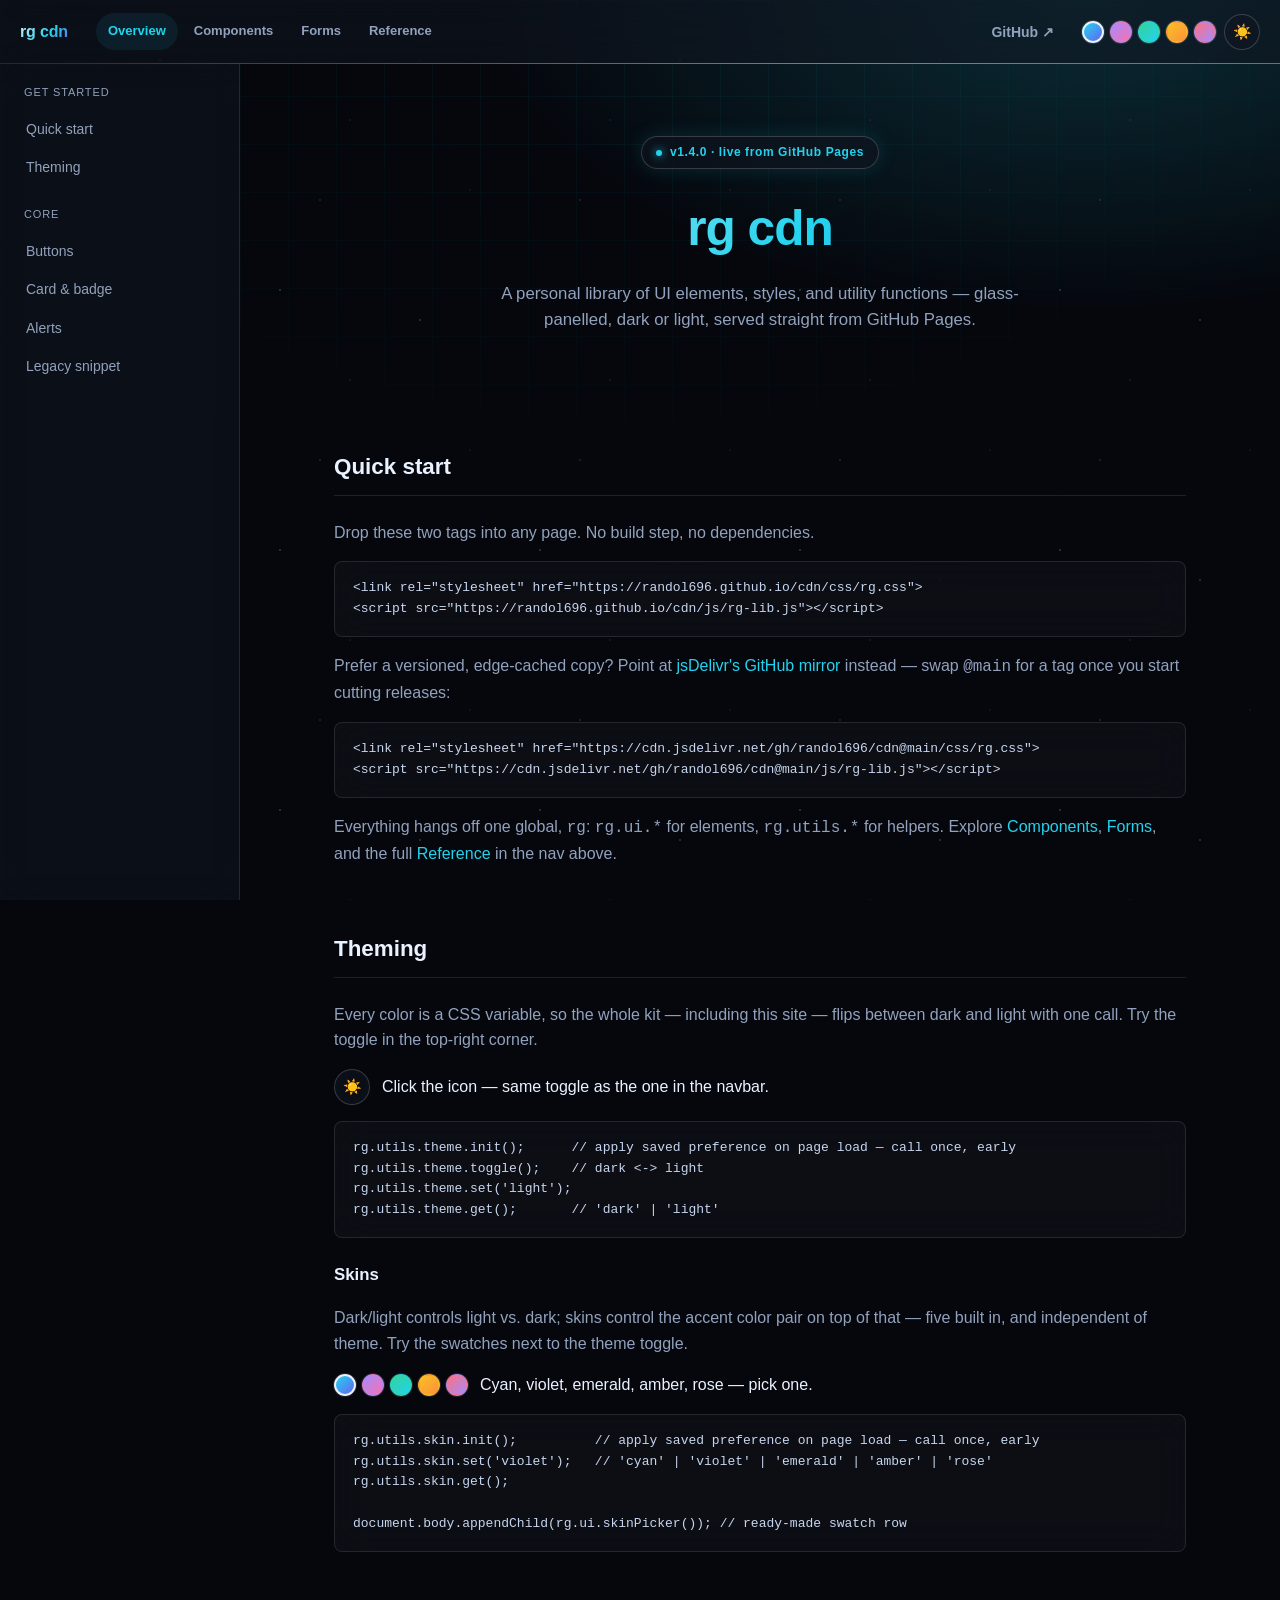
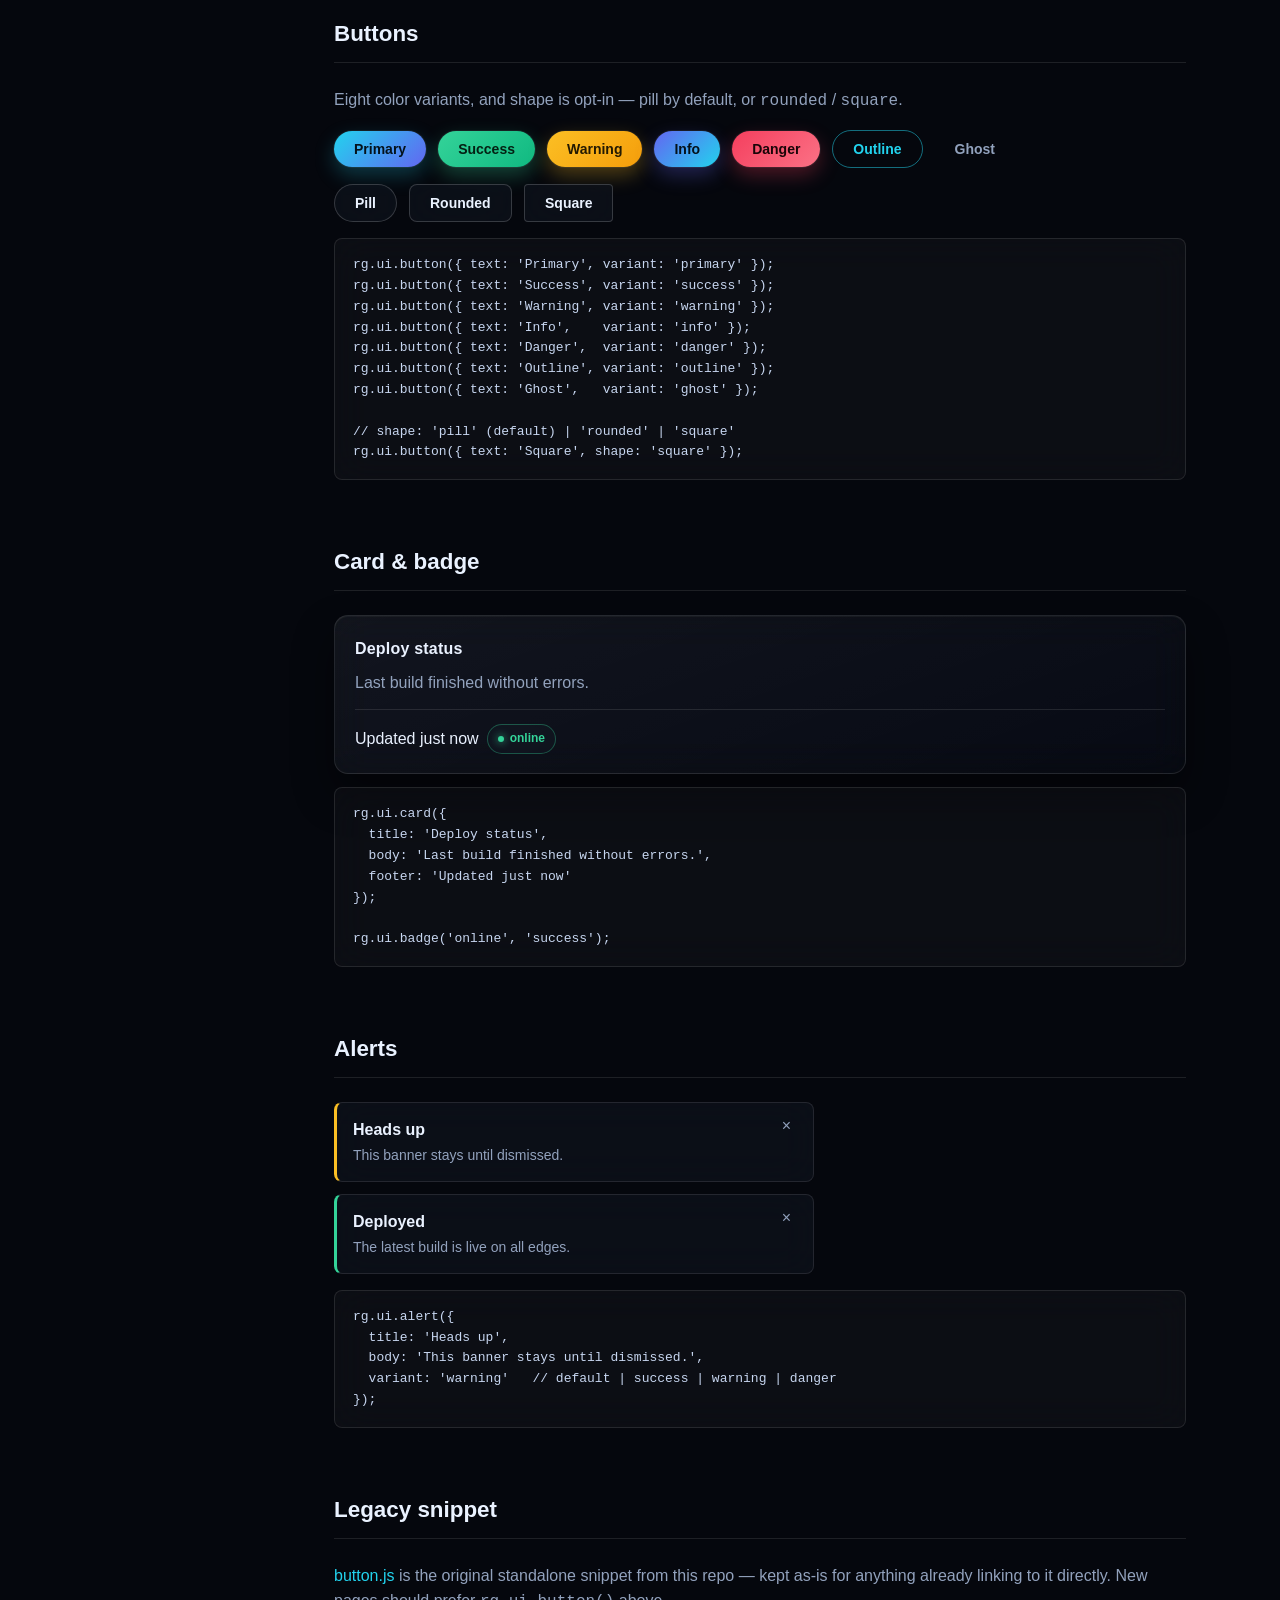
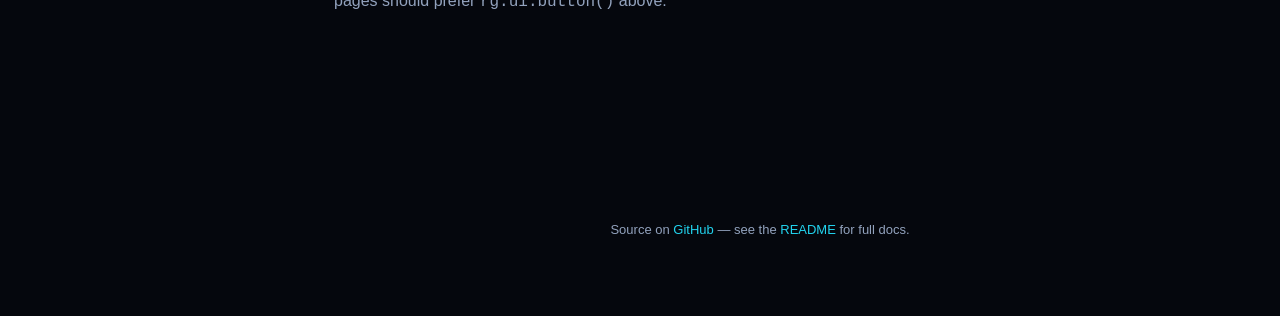
<file: index.html>
<!DOCTYPE html>
<html lang="en">
<head>
<meta charset="UTF-8">
<meta name="viewport" content="width=device-width, initial-scale=1.0">
<title>rg cdn — personal library of UI &amp; utility snippets</title>
<link rel="stylesheet" href="css/rg.css">
<link rel="stylesheet" href="css/docs.css">
<script src="js/rg-lib.js"></script>
<script>rg.utils.theme.init(); rg.utils.skin.init();</script>
</head>
<body data-page="index">

<div class="rg-shell__content">
<header>
  <span class="hero-pill">v1.4.0 · live from GitHub Pages</span>
  <h1>rg cdn</h1>
  <p>A personal library of UI elements, styles, and utility functions — glass-panelled, dark or light, served straight from GitHub Pages.</p>
</header>

<main>

  <section id="quick-start">
    <h2>Quick start</h2>
    <p class="lead">Drop these two tags into any page. No build step, no dependencies.</p>
    <pre><code>&lt;link rel="stylesheet" href="https://randol696.github.io/cdn/css/rg.css"&gt;
&lt;script src="https://randol696.github.io/cdn/js/rg-lib.js"&gt;&lt;/script&gt;</code></pre>
    <p class="lead">
      Prefer a versioned, edge-cached copy? Point at
      <a href="https://www.jsdelivr.com/?docs=gh" target="_blank" rel="noopener">jsDelivr's GitHub mirror</a>
      instead — swap <code>@main</code> for a tag once you start cutting releases:
    </p>
    <pre><code>&lt;link rel="stylesheet" href="https://cdn.jsdelivr.net/gh/randol696/cdn@main/css/rg.css"&gt;
&lt;script src="https://cdn.jsdelivr.net/gh/randol696/cdn@main/js/rg-lib.js"&gt;&lt;/script&gt;</code></pre>
    <p class="lead">Everything hangs off one global, <code>rg</code>: <code>rg.ui.*</code> for elements, <code>rg.utils.*</code> for helpers. Explore <a href="components.html">Components</a>, <a href="forms.html">Forms</a>, and the full <a href="reference.html">Reference</a> in the nav above.</p>
  </section>

  <section id="theming">
    <h2>Theming</h2>
    <p class="lead">Every color is a CSS variable, so the whole kit — including this site — flips between dark and light with one call. Try the toggle in the top-right corner.</p>
    <div class="demo-row" id="theme-demo"></div>
    <pre><code>rg.utils.theme.init();      // apply saved preference on page load — call once, early
rg.utils.theme.toggle();    // dark &lt;-&gt; light
rg.utils.theme.set('light');
rg.utils.theme.get();       // 'dark' | 'light'</code></pre>

    <h3>Skins</h3>
    <p class="lead">Dark/light controls light vs. dark; skins control the accent color pair on top of that — five built in, and independent of theme. Try the swatches next to the theme toggle.</p>
    <div class="demo-row" id="skin-demo"></div>
    <pre><code>rg.utils.skin.init();          // apply saved preference on page load — call once, early
rg.utils.skin.set('violet');   // 'cyan' | 'violet' | 'emerald' | 'amber' | 'rose'
rg.utils.skin.get();

document.body.appendChild(rg.ui.skinPicker()); // ready-made swatch row</code></pre>
  </section>

  <section id="buttons">
    <h2>Buttons</h2>
    <p class="lead">Eight color variants, and shape is opt-in — pill by default, or <code>rounded</code> / <code>square</code>.</p>
    <div class="demo-row" id="button-demo"></div>
    <div class="demo-row" id="button-shape-demo"></div>
    <pre><code>rg.ui.button({ text: 'Primary', variant: 'primary' });
rg.ui.button({ text: 'Success', variant: 'success' });
rg.ui.button({ text: 'Warning', variant: 'warning' });
rg.ui.button({ text: 'Info',    variant: 'info' });
rg.ui.button({ text: 'Danger',  variant: 'danger' });
rg.ui.button({ text: 'Outline', variant: 'outline' });
rg.ui.button({ text: 'Ghost',   variant: 'ghost' });

// shape: 'pill' (default) | 'rounded' | 'square'
rg.ui.button({ text: 'Square', shape: 'square' });</code></pre>
  </section>

  <section id="card-badge">
    <h2>Card &amp; badge</h2>
    <div class="grid" id="card-demo"></div>
    <pre><code>rg.ui.card({
  title: 'Deploy status',
  body: 'Last build finished without errors.',
  footer: 'Updated just now'
});

rg.ui.badge('online', 'success');</code></pre>
  </section>

  <section id="alerts">
    <h2>Alerts</h2>
    <div class="demo-stack" id="alert-demo"></div>
    <pre><code>rg.ui.alert({
  title: 'Heads up',
  body: 'This banner stays until dismissed.',
  variant: 'warning'   // default | success | warning | danger
});</code></pre>
  </section>

  <section id="legacy">
    <h2>Legacy snippet</h2>
    <p class="lead"><a href="button.js">button.js</a> is the original standalone snippet from this repo — kept as-is for anything already linking to it directly. New pages should prefer <code>rg.ui.button()</code> above.</p>
  </section>

</main>

<footer>
  Source on <a href="https://github.com/randol696/cdn" target="_blank" rel="noopener">GitHub</a> — see the <a href="README.md">README</a> for full docs.
</footer>
</div>

<script src="js/docs.js"></script>

</body>
</html>
</file>
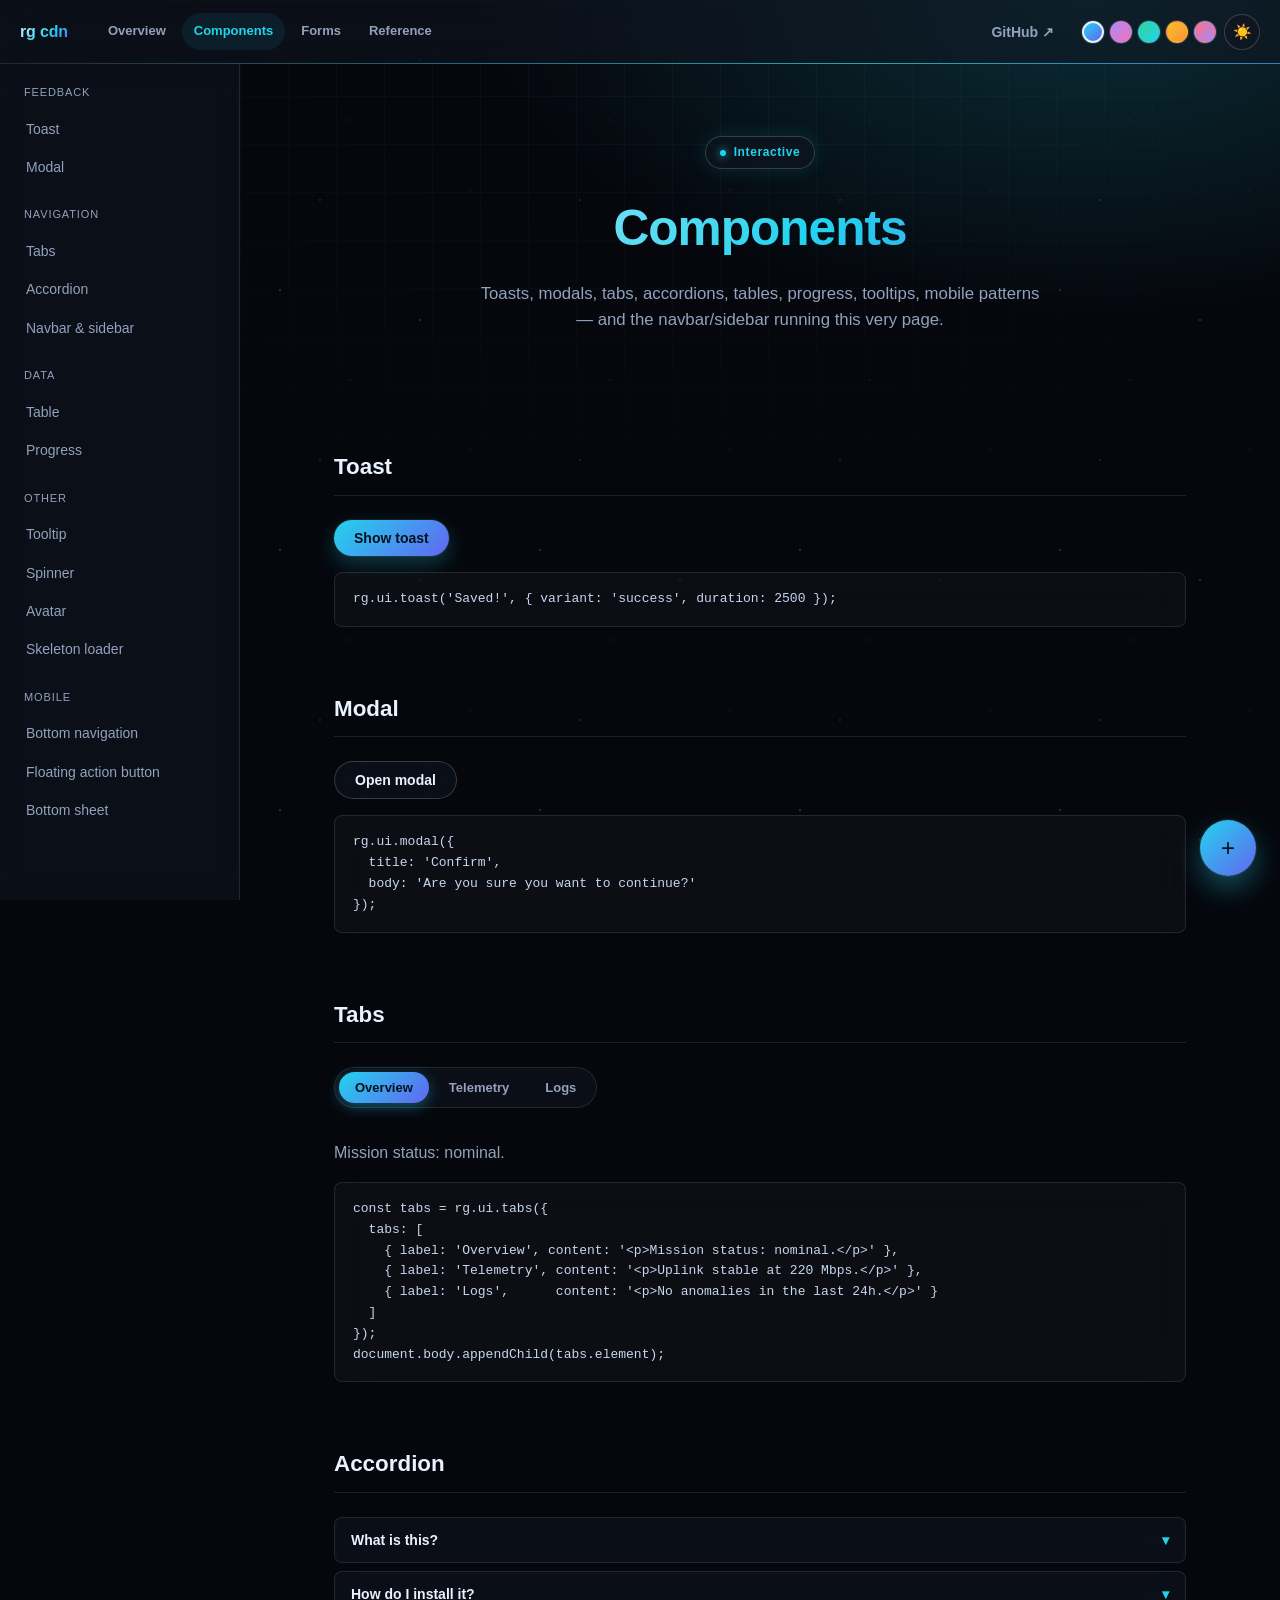
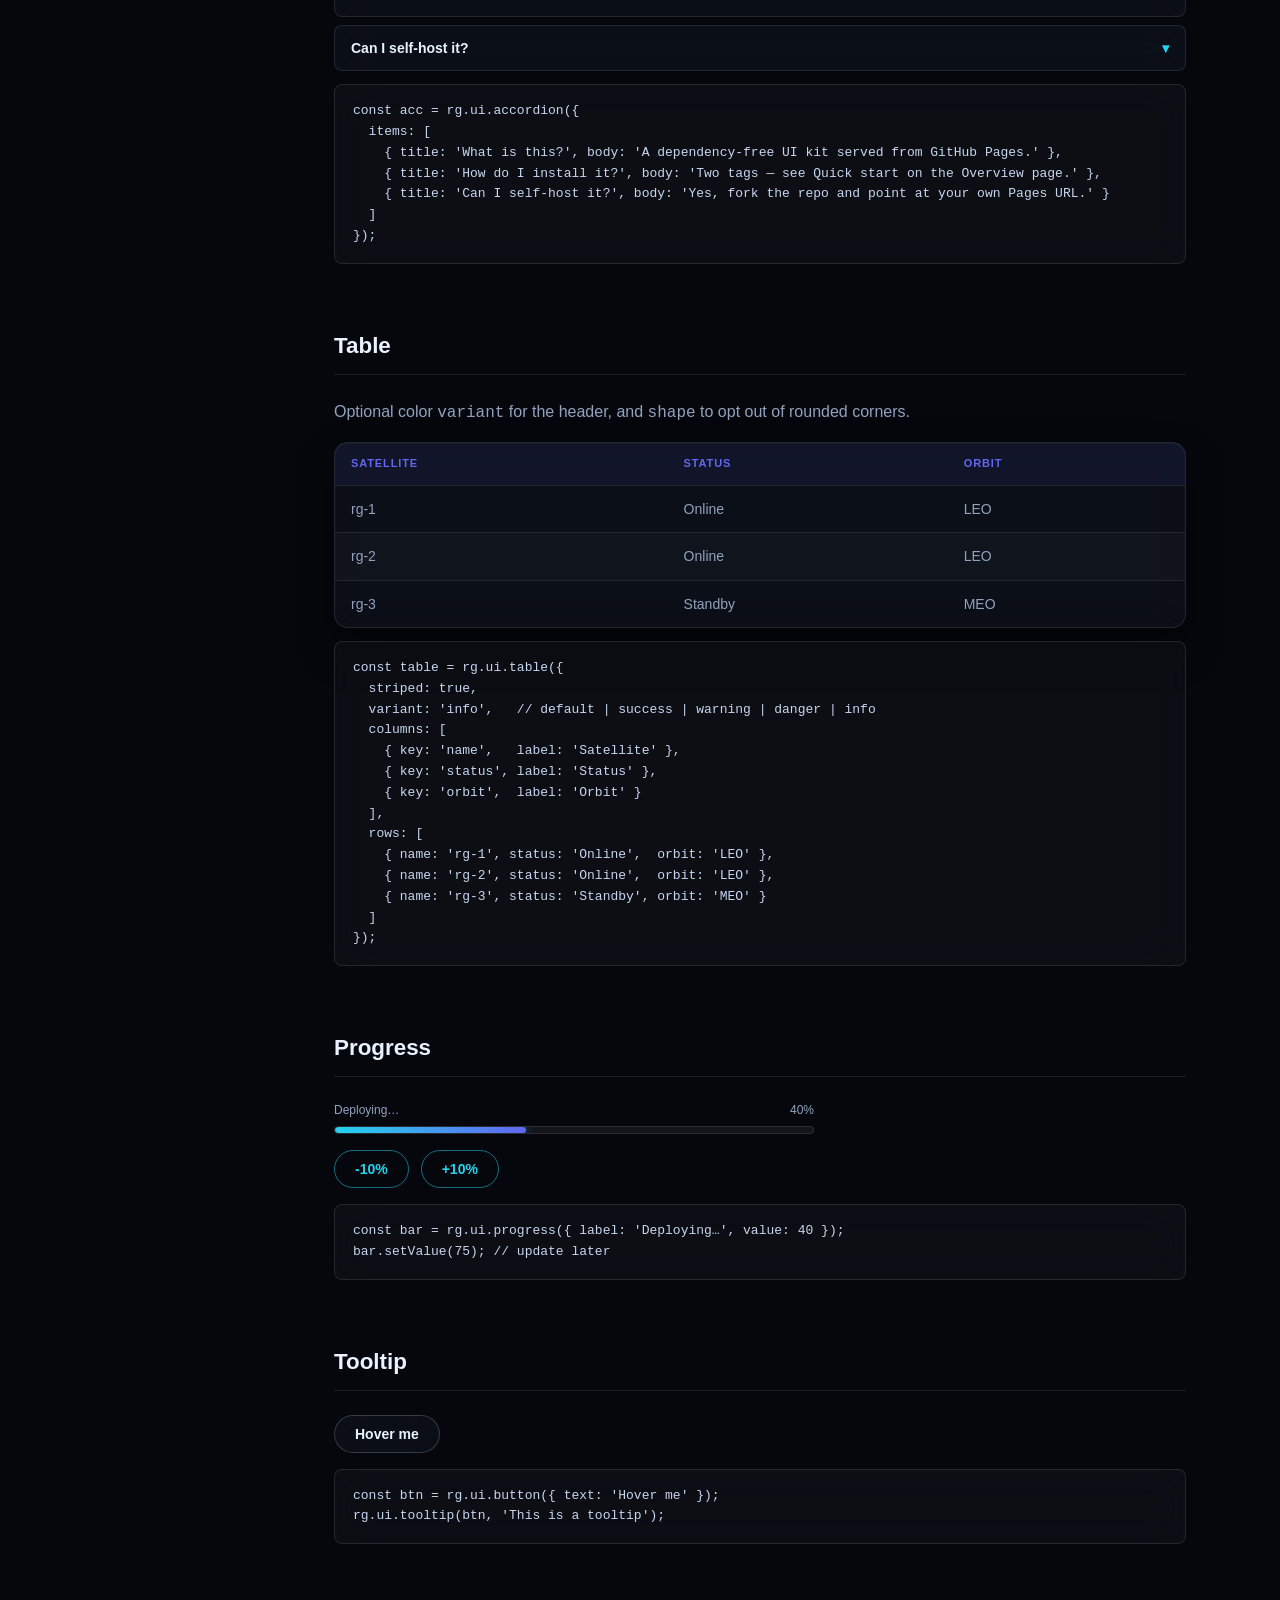
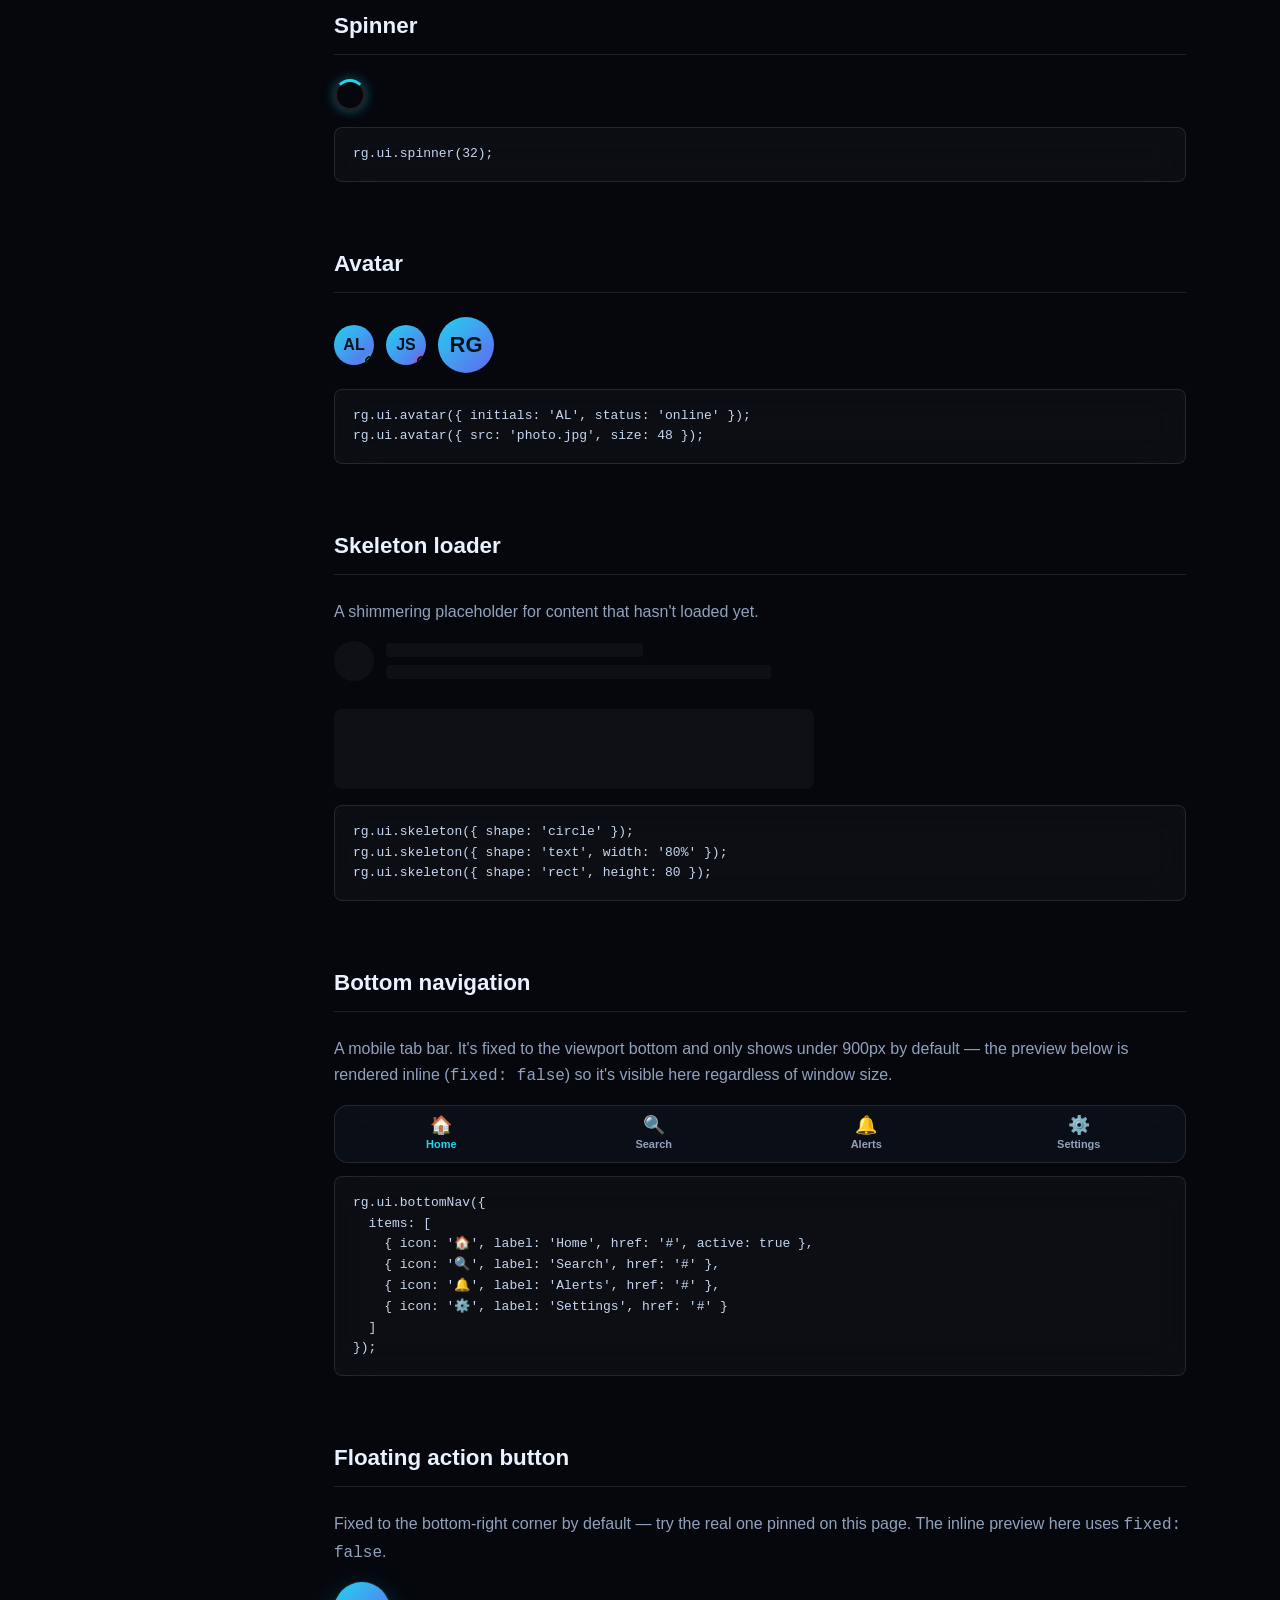
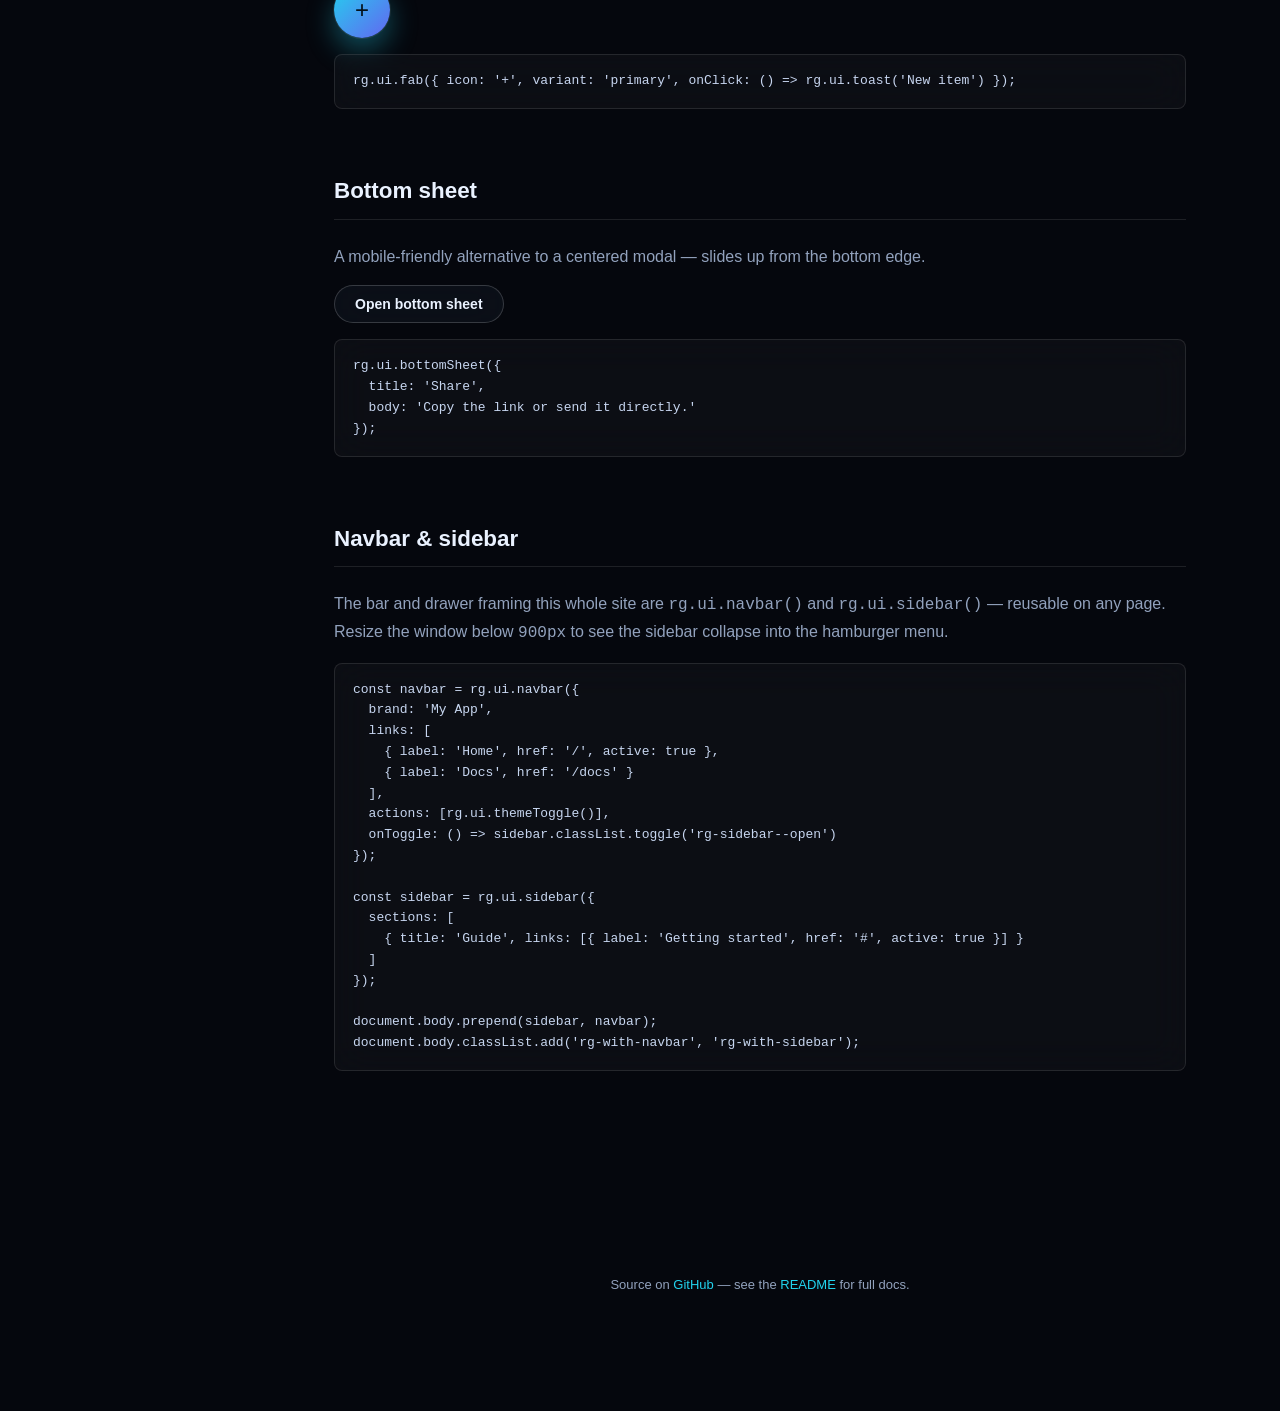
<file: components.html>
<!DOCTYPE html>
<html lang="en">
<head>
<meta charset="UTF-8">
<meta name="viewport" content="width=device-width, initial-scale=1.0">
<title>Components — rg cdn</title>
<link rel="stylesheet" href="css/rg.css">
<link rel="stylesheet" href="css/docs.css">
<script src="js/rg-lib.js"></script>
<script>rg.utils.theme.init(); rg.utils.skin.init();</script>
</head>
<body data-page="components">

<div class="rg-shell__content">
<header>
  <span class="hero-pill">Interactive</span>
  <h1>Components</h1>
  <p>Toasts, modals, tabs, accordions, tables, progress, tooltips, mobile patterns — and the navbar/sidebar running this very page.</p>
</header>

<main>

  <section id="toast">
    <h2>Toast</h2>
    <div class="demo-row" id="toast-demo"></div>
    <pre><code>rg.ui.toast('Saved!', { variant: 'success', duration: 2500 });</code></pre>
  </section>

  <section id="modal">
    <h2>Modal</h2>
    <div class="demo-row" id="modal-demo"></div>
    <pre><code>rg.ui.modal({
  title: 'Confirm',
  body: 'Are you sure you want to continue?'
});</code></pre>
  </section>

  <section id="tabs">
    <h2>Tabs</h2>
    <div id="tabs-demo"></div>
    <pre><code>const tabs = rg.ui.tabs({
  tabs: [
    { label: 'Overview', content: '&lt;p&gt;Mission status: nominal.&lt;/p&gt;' },
    { label: 'Telemetry', content: '&lt;p&gt;Uplink stable at 220 Mbps.&lt;/p&gt;' },
    { label: 'Logs',      content: '&lt;p&gt;No anomalies in the last 24h.&lt;/p&gt;' }
  ]
});
document.body.appendChild(tabs.element);</code></pre>
  </section>

  <section id="accordion">
    <h2>Accordion</h2>
    <div id="accordion-demo"></div>
    <pre><code>const acc = rg.ui.accordion({
  items: [
    { title: 'What is this?', body: 'A dependency-free UI kit served from GitHub Pages.' },
    { title: 'How do I install it?', body: 'Two tags — see Quick start on the Overview page.' },
    { title: 'Can I self-host it?', body: 'Yes, fork the repo and point at your own Pages URL.' }
  ]
});</code></pre>
  </section>

  <section id="table">
    <h2>Table</h2>
    <p class="lead">Optional color <code>variant</code> for the header, and <code>shape</code> to opt out of rounded corners.</p>
    <div id="table-demo"></div>
    <pre><code>const table = rg.ui.table({
  striped: true,
  variant: 'info',   // default | success | warning | danger | info
  columns: [
    { key: 'name',   label: 'Satellite' },
    { key: 'status', label: 'Status' },
    { key: 'orbit',  label: 'Orbit' }
  ],
  rows: [
    { name: 'rg-1', status: 'Online',  orbit: 'LEO' },
    { name: 'rg-2', status: 'Online',  orbit: 'LEO' },
    { name: 'rg-3', status: 'Standby', orbit: 'MEO' }
  ]
});</code></pre>
  </section>

  <section id="progress">
    <h2>Progress</h2>
    <div class="demo-stack" id="progress-demo"></div>
    <div class="demo-row" id="progress-controls"></div>
    <pre><code>const bar = rg.ui.progress({ label: 'Deploying…', value: 40 });
bar.setValue(75); // update later</code></pre>
  </section>

  <section id="tooltip">
    <h2>Tooltip</h2>
    <div class="demo-row" id="tooltip-demo"></div>
    <pre><code>const btn = rg.ui.button({ text: 'Hover me' });
rg.ui.tooltip(btn, 'This is a tooltip');</code></pre>
  </section>

  <section id="spinner">
    <h2>Spinner</h2>
    <div class="demo-row" id="spinner-demo"></div>
    <pre><code>rg.ui.spinner(32);</code></pre>
  </section>

  <section id="avatar">
    <h2>Avatar</h2>
    <div class="demo-row" id="avatar-demo"></div>
    <pre><code>rg.ui.avatar({ initials: 'AL', status: 'online' });
rg.ui.avatar({ src: 'photo.jpg', size: 48 });</code></pre>
  </section>

  <section id="skeleton">
    <h2>Skeleton loader</h2>
    <p class="lead">A shimmering placeholder for content that hasn't loaded yet.</p>
    <div class="demo-stack" id="skeleton-demo"></div>
    <pre><code>rg.ui.skeleton({ shape: 'circle' });
rg.ui.skeleton({ shape: 'text', width: '80%' });
rg.ui.skeleton({ shape: 'rect', height: 80 });</code></pre>
  </section>

  <section id="bottom-nav">
    <h2>Bottom navigation</h2>
    <p class="lead">A mobile tab bar. It's fixed to the viewport bottom and only shows under 900px by default — the preview below is rendered inline (<code>fixed: false</code>) so it's visible here regardless of window size.</p>
    <div id="bottom-nav-demo"></div>
    <pre><code>rg.ui.bottomNav({
  items: [
    { icon: '🏠', label: 'Home', href: '#', active: true },
    { icon: '🔍', label: 'Search', href: '#' },
    { icon: '🔔', label: 'Alerts', href: '#' },
    { icon: '⚙️', label: 'Settings', href: '#' }
  ]
});</code></pre>
  </section>

  <section id="fab">
    <h2>Floating action button</h2>
    <p class="lead">Fixed to the bottom-right corner by default — try the real one pinned on this page. The inline preview here uses <code>fixed: false</code>.</p>
    <div class="demo-row" id="fab-demo"></div>
    <pre><code>rg.ui.fab({ icon: '+', variant: 'primary', onClick: () => rg.ui.toast('New item') });</code></pre>
  </section>

  <section id="bottom-sheet">
    <h2>Bottom sheet</h2>
    <p class="lead">A mobile-friendly alternative to a centered modal — slides up from the bottom edge.</p>
    <div class="demo-row" id="bottom-sheet-demo"></div>
    <pre><code>rg.ui.bottomSheet({
  title: 'Share',
  body: 'Copy the link or send it directly.'
});</code></pre>
  </section>

  <section id="navbar-sidebar">
    <h2>Navbar &amp; sidebar</h2>
    <p class="lead">The bar and drawer framing this whole site are <code>rg.ui.navbar()</code> and <code>rg.ui.sidebar()</code> — reusable on any page. Resize the window below <code>900px</code> to see the sidebar collapse into the hamburger menu.</p>
    <pre><code>const navbar = rg.ui.navbar({
  brand: 'My App',
  links: [
    { label: 'Home', href: '/', active: true },
    { label: 'Docs', href: '/docs' }
  ],
  actions: [rg.ui.themeToggle()],
  onToggle: () => sidebar.classList.toggle('rg-sidebar--open')
});

const sidebar = rg.ui.sidebar({
  sections: [
    { title: 'Guide', links: [{ label: 'Getting started', href: '#', active: true }] }
  ]
});

document.body.prepend(sidebar, navbar);
document.body.classList.add('rg-with-navbar', 'rg-with-sidebar');</code></pre>
  </section>

</main>

<footer>
  Source on <a href="https://github.com/randol696/cdn" target="_blank" rel="noopener">GitHub</a> — see the <a href="README.md">README</a> for full docs.
</footer>
</div>

<script src="js/docs.js"></script>

</body>
</html>
</file>
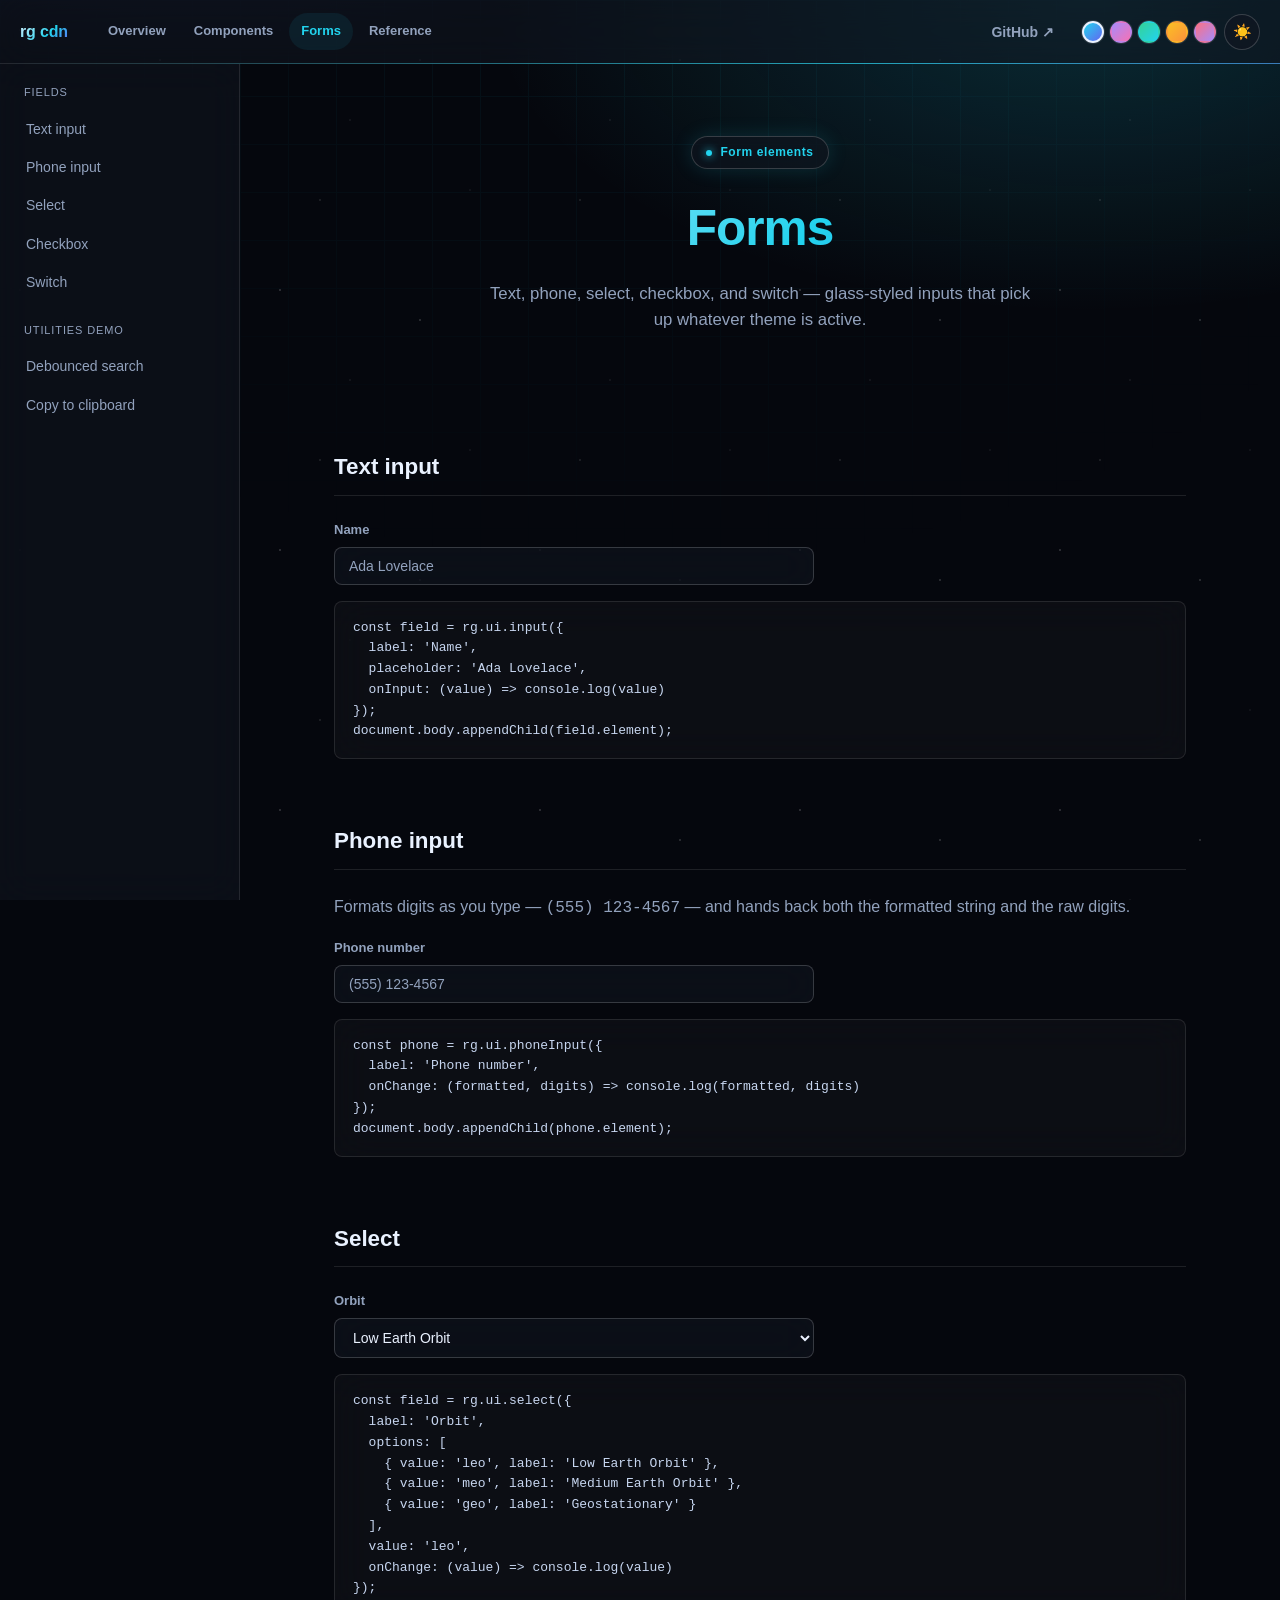
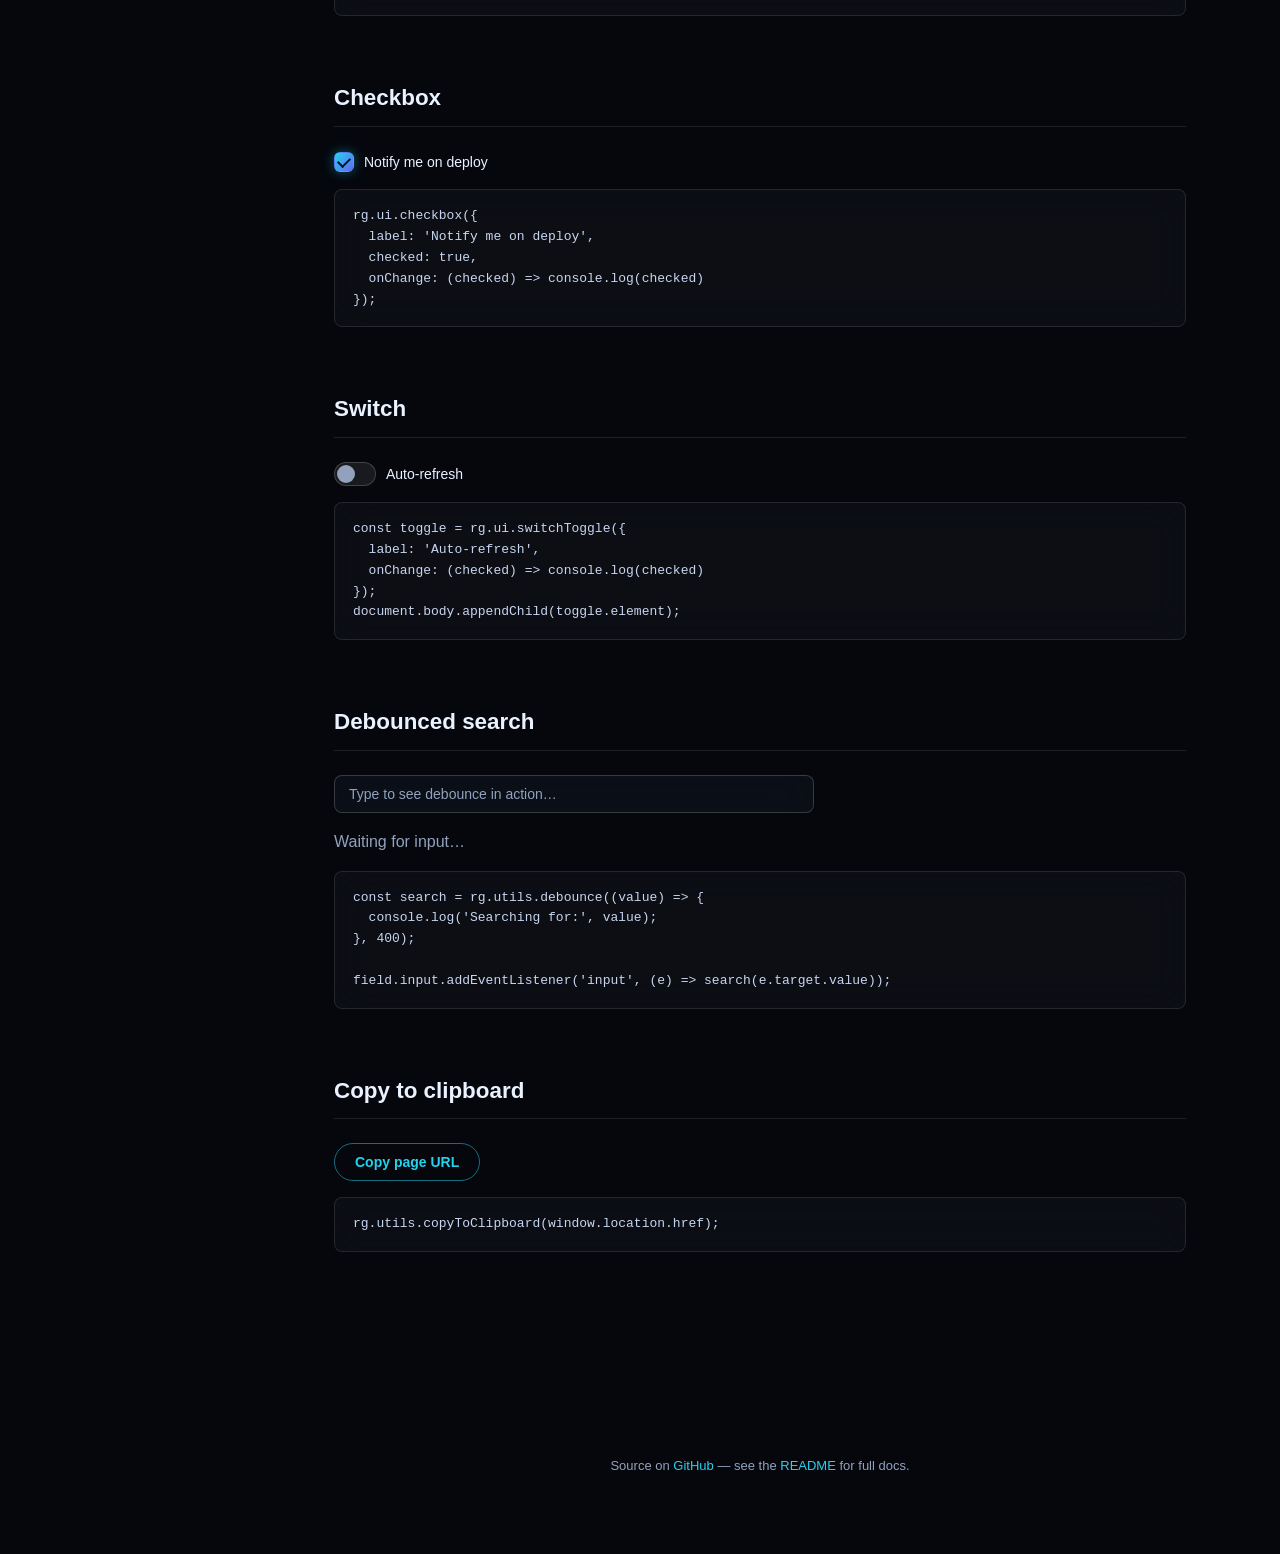
<file: forms.html>
<!DOCTYPE html>
<html lang="en">
<head>
<meta charset="UTF-8">
<meta name="viewport" content="width=device-width, initial-scale=1.0">
<title>Forms — rg cdn</title>
<link rel="stylesheet" href="css/rg.css">
<link rel="stylesheet" href="css/docs.css">
<script src="js/rg-lib.js"></script>
<script>rg.utils.theme.init(); rg.utils.skin.init();</script>
</head>
<body data-page="forms">

<div class="rg-shell__content">
<header>
  <span class="hero-pill">Form elements</span>
  <h1>Forms</h1>
  <p>Text, phone, select, checkbox, and switch — glass-styled inputs that pick up whatever theme is active.</p>
</header>

<main>

  <section id="text-input">
    <h2>Text input</h2>
    <div class="demo-stack" id="text-input-demo"></div>
    <pre><code>const field = rg.ui.input({
  label: 'Name',
  placeholder: 'Ada Lovelace',
  onInput: (value) => console.log(value)
});
document.body.appendChild(field.element);</code></pre>
  </section>

  <section id="phone-input">
    <h2>Phone input</h2>
    <p class="lead">Formats digits as you type — <code>(555) 123-4567</code> — and hands back both the formatted string and the raw digits.</p>
    <div class="demo-stack" id="phone-input-demo"></div>
    <pre><code>const phone = rg.ui.phoneInput({
  label: 'Phone number',
  onChange: (formatted, digits) => console.log(formatted, digits)
});
document.body.appendChild(phone.element);</code></pre>
  </section>

  <section id="select">
    <h2>Select</h2>
    <div class="demo-stack" id="select-demo"></div>
    <pre><code>const field = rg.ui.select({
  label: 'Orbit',
  options: [
    { value: 'leo', label: 'Low Earth Orbit' },
    { value: 'meo', label: 'Medium Earth Orbit' },
    { value: 'geo', label: 'Geostationary' }
  ],
  value: 'leo',
  onChange: (value) => console.log(value)
});</code></pre>
  </section>

  <section id="checkbox">
    <h2>Checkbox</h2>
    <div class="demo-row" id="checkbox-demo"></div>
    <pre><code>rg.ui.checkbox({
  label: 'Notify me on deploy',
  checked: true,
  onChange: (checked) => console.log(checked)
});</code></pre>
  </section>

  <section id="switch">
    <h2>Switch</h2>
    <div class="demo-row" id="switch-demo"></div>
    <pre><code>const toggle = rg.ui.switchToggle({
  label: 'Auto-refresh',
  onChange: (checked) => console.log(checked)
});
document.body.appendChild(toggle.element);</code></pre>
  </section>

  <section id="debounced-search">
    <h2>Debounced search</h2>
    <div class="demo-stack" id="search-demo"></div>
    <p class="lead" id="search-output">Waiting for input…</p>
    <pre><code>const search = rg.utils.debounce((value) => {
  console.log('Searching for:', value);
}, 400);

field.input.addEventListener('input', (e) => search(e.target.value));</code></pre>
  </section>

  <section id="copy-clipboard">
    <h2>Copy to clipboard</h2>
    <div class="demo-row" id="copy-demo"></div>
    <pre><code>rg.utils.copyToClipboard(window.location.href);</code></pre>
  </section>

</main>

<footer>
  Source on <a href="https://github.com/randol696/cdn" target="_blank" rel="noopener">GitHub</a> — see the <a href="README.md">README</a> for full docs.
</footer>
</div>

<script src="js/docs.js"></script>

</body>
</html>
</file>
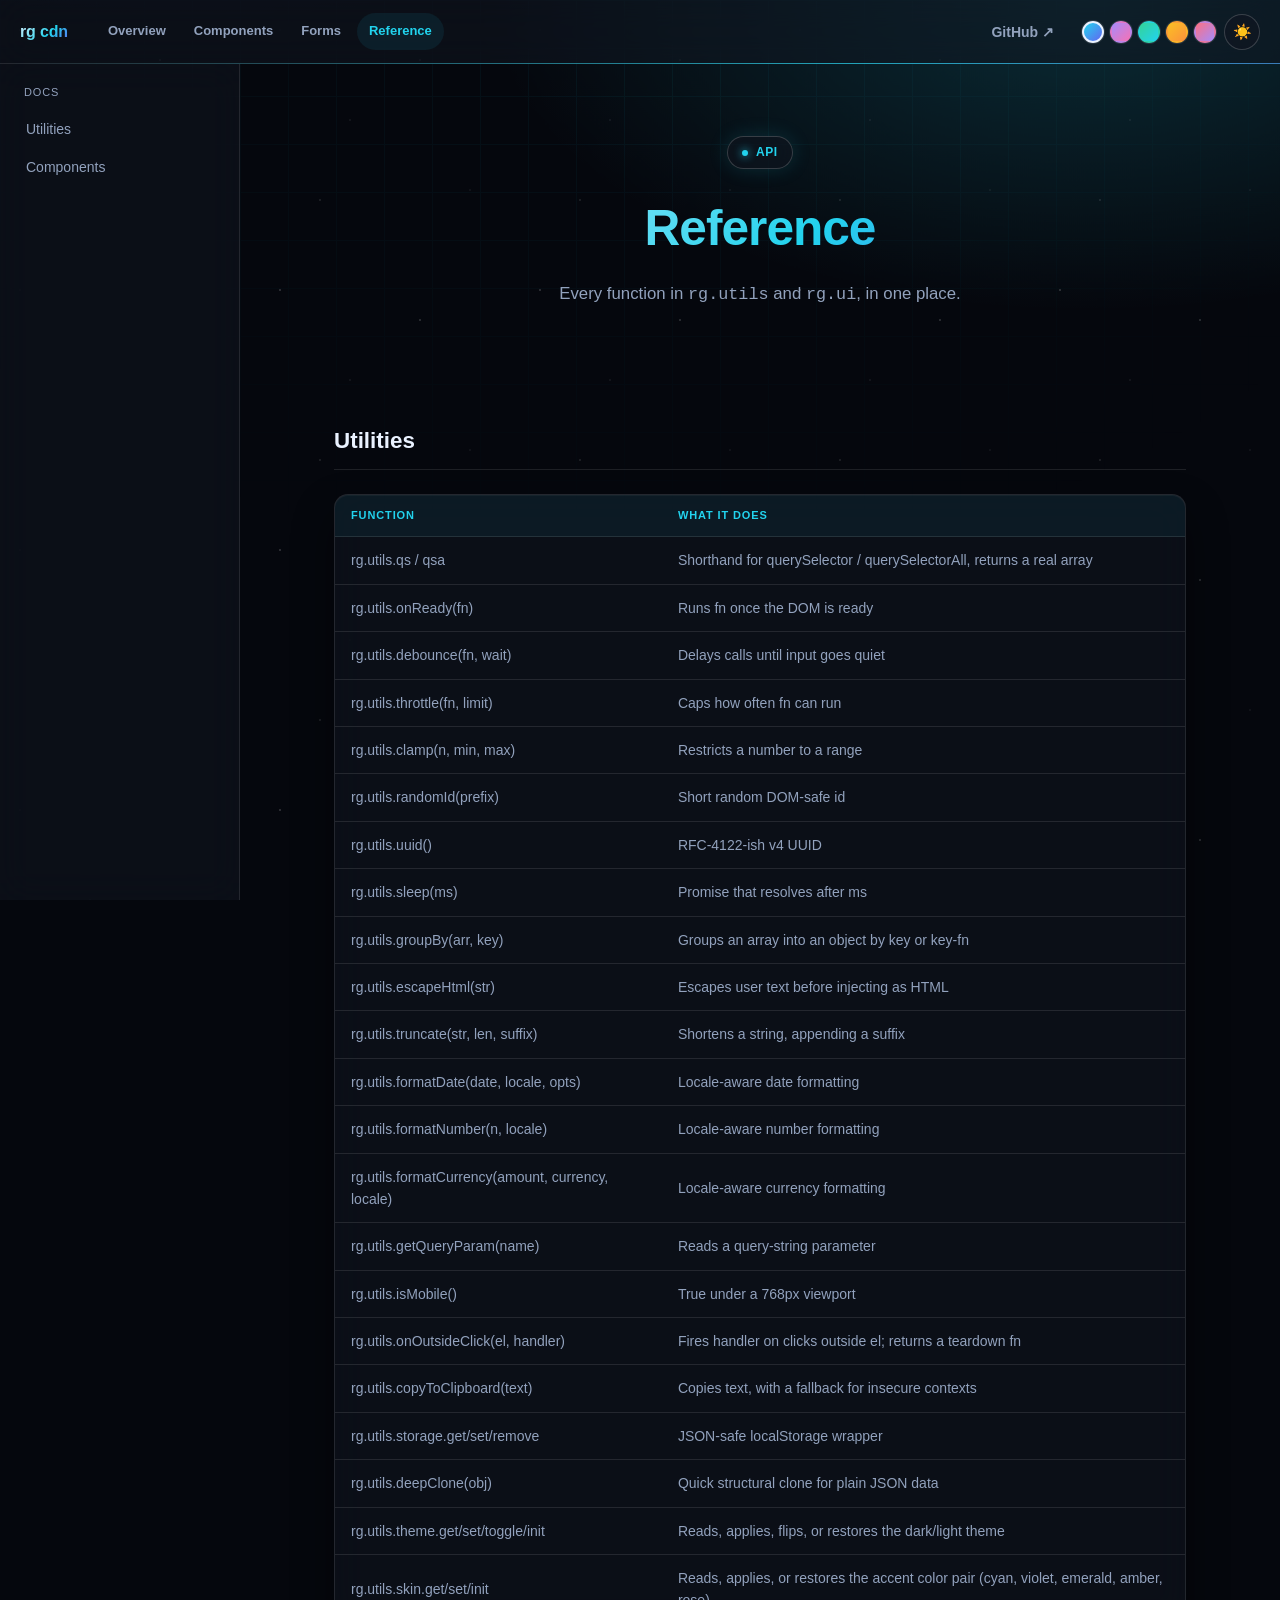
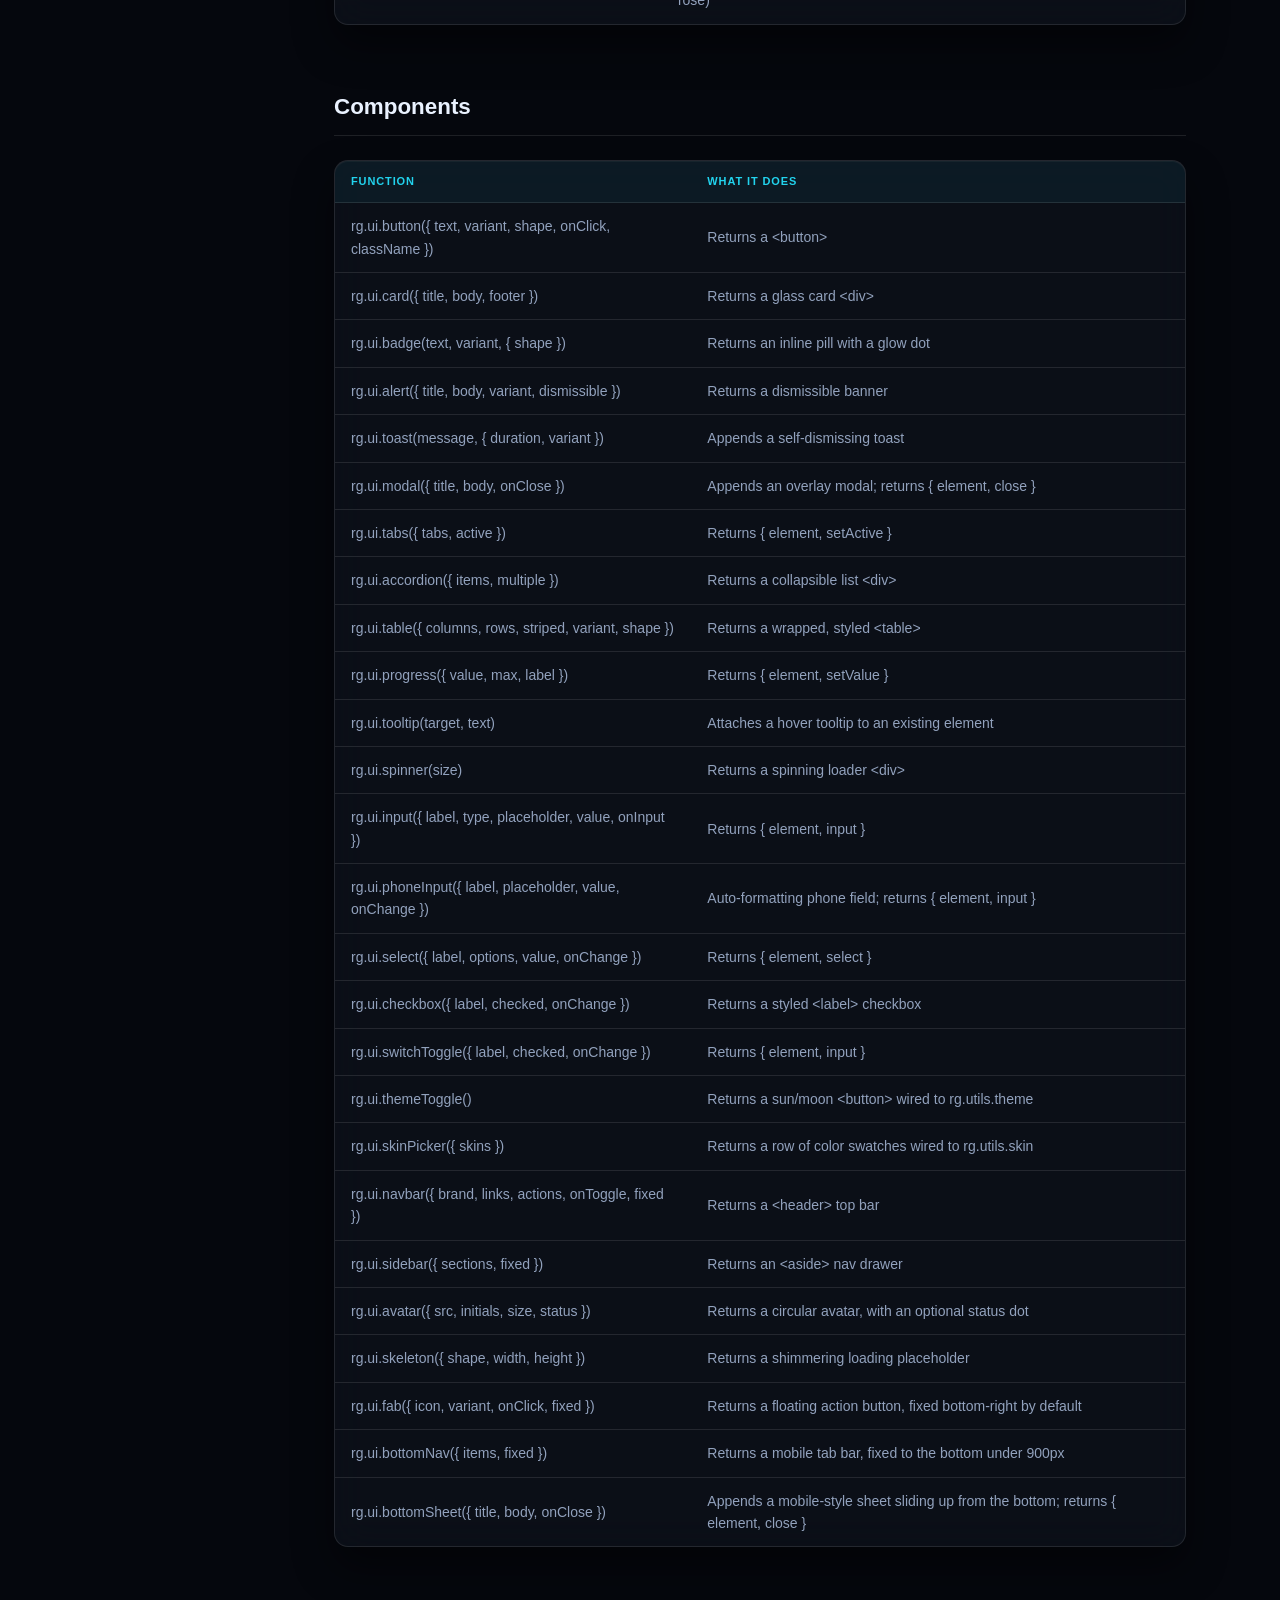
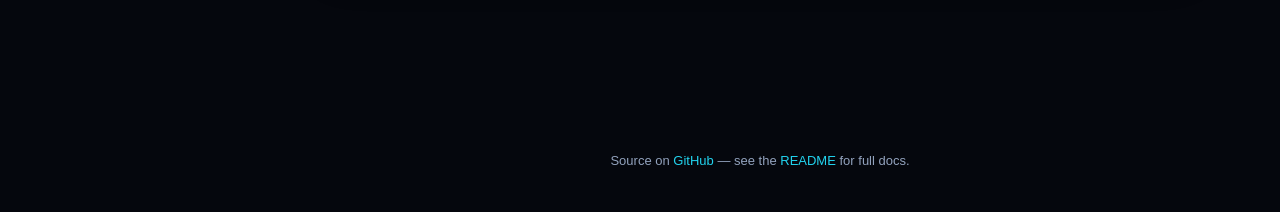
<file: reference.html>
<!DOCTYPE html>
<html lang="en">
<head>
<meta charset="UTF-8">
<meta name="viewport" content="width=device-width, initial-scale=1.0">
<title>Reference — rg cdn</title>
<link rel="stylesheet" href="css/rg.css">
<link rel="stylesheet" href="css/docs.css">
<script src="js/rg-lib.js"></script>
<script>rg.utils.theme.init(); rg.utils.skin.init();</script>
</head>
<body data-page="reference">

<div class="rg-shell__content">
<header>
  <span class="hero-pill">API</span>
  <h1>Reference</h1>
  <p>Every function in <code>rg.utils</code> and <code>rg.ui</code>, in one place.</p>
</header>

<main>

  <section id="utils">
    <h2>Utilities</h2>
    <div id="utils-reference"></div>
  </section>

  <section id="components">
    <h2>Components</h2>
    <div id="components-reference"></div>
  </section>

</main>

<footer>
  Source on <a href="https://github.com/randol696/cdn" target="_blank" rel="noopener">GitHub</a> — see the <a href="README.md">README</a> for full docs.
</footer>
</div>

<script src="js/docs.js"></script>

</body>
</html>
</file>
<file: css/rg.css>
/*!
 * rg style v1.4.0
 * A dark, glassmorphic design system for rg lib — deep-space background,
 * translucent frosted panels, glowing cyan/violet accents.
 * https://randol696.github.io/cdn/
 */

:root {
  --rg-accent: #22d3ee;
  --rg-accent-2: #6366f1;
  --rg-accent-rgb: 34, 211, 238;
  --rg-accent-2-rgb: 99, 102, 241;
  --rg-danger: #f43f5e;
  --rg-danger-2: #fb7185;
  --rg-success: #34d399;
  --rg-warning: #fbbf24;

  --rg-bg: #05070d;
  --rg-glass: rgba(18, 22, 34, 0.55);
  --rg-border: rgba(255, 255, 255, 0.1);
  --rg-border-strong: rgba(255, 255, 255, 0.18);
  --rg-text: #eaf2ff;
  --rg-text-muted: #92a2bd;
  --rg-code-bg: rgba(255, 255, 255, 0.03);
  --rg-code-text: #c7d6f0;

  --rg-radius: 14px;
  --rg-radius-sm: 8px;
  --rg-blur: 18px;
  --rg-shadow: 0 20px 40px rgba(0, 0, 0, 0.45), inset 0 1px 0 rgba(255, 255, 255, 0.04);

  --rg-navbar-h: 64px;
  --rg-sidebar-w: 240px;

  --rg-font: "Inter", -apple-system, BlinkMacSystemFont, "Segoe UI", Roboto, Helvetica, Arial, sans-serif;
  --rg-font-mono: "SFMono-Regular", Consolas, "Liberation Mono", Menlo, monospace;
}

/* Light theme — set <html data-theme="light"> (rg.utils.theme.set('light')) to activate. */
:root[data-theme="light"] {
  --rg-bg: #f3f6fd;
  --rg-glass: rgba(255, 255, 255, 0.6);
  --rg-border: rgba(15, 23, 42, 0.08);
  --rg-border-strong: rgba(15, 23, 42, 0.16);
  --rg-text: #0f172a;
  --rg-text-muted: #55617a;
  --rg-code-bg: rgba(15, 23, 42, 0.04);
  --rg-code-text: #1e2a44;
  --rg-shadow: 0 20px 40px rgba(15, 23, 42, 0.1), inset 0 1px 0 rgba(255, 255, 255, 0.6);
}

/*
 * Skins — the accent color pair, independent of dark/light.
 * Set <html data-skin="violet"> (rg.utils.skin.set('violet')) to activate.
 * "cyan" is the default and needs no override block.
 */
:root[data-skin="violet"] {
  --rg-accent: #a78bfa;
  --rg-accent-2: #f472b6;
  --rg-accent-rgb: 167, 139, 250;
  --rg-accent-2-rgb: 244, 114, 182;
}
:root[data-skin="emerald"] {
  --rg-accent: #34d399;
  --rg-accent-2: #22d3ee;
  --rg-accent-rgb: 52, 211, 153;
  --rg-accent-2-rgb: 34, 211, 238;
}
:root[data-skin="amber"] {
  --rg-accent: #fbbf24;
  --rg-accent-2: #fb923c;
  --rg-accent-rgb: 251, 191, 36;
  --rg-accent-2-rgb: 251, 146, 60;
}
:root[data-skin="rose"] {
  --rg-accent: #fb7185;
  --rg-accent-2: #a78bfa;
  --rg-accent-rgb: 251, 113, 133;
  --rg-accent-2-rgb: 167, 139, 250;
}

/* ---------- Button ---------- */
.rg-btn {
  display: inline-flex;
  align-items: center;
  gap: 8px;
  font-family: var(--rg-font);
  font-size: 14px;
  font-weight: 600;
  line-height: 1;
  padding: 11px 20px;
  border: none;
  border-radius: 999px;
  cursor: pointer;
  color: #04121b;
  background: linear-gradient(135deg, var(--rg-accent), var(--rg-accent-2));
  box-shadow: 0 0 0 1px rgba(255, 255, 255, 0.06), 0 8px 20px rgba(var(--rg-accent-rgb), 0.25);
  transition: transform 0.15s ease, box-shadow 0.2s ease, filter 0.2s ease;
}
.rg-btn:hover { filter: brightness(1.08); box-shadow: 0 0 0 1px rgba(255, 255, 255, 0.08), 0 10px 28px rgba(var(--rg-accent-rgb), 0.4); transform: translateY(-1px); }
.rg-btn:active { transform: translateY(0); }
.rg-btn:focus-visible { outline: 2px solid var(--rg-accent); outline-offset: 3px; }

.rg-btn--secondary {
  color: var(--rg-text);
  background: var(--rg-glass);
  backdrop-filter: blur(var(--rg-blur));
  -webkit-backdrop-filter: blur(var(--rg-blur));
  border: 1px solid var(--rg-border-strong);
  box-shadow: none;
}
.rg-btn--secondary:hover { border-color: var(--rg-accent); box-shadow: 0 0 0 1px rgba(var(--rg-accent-rgb), 0.3), 0 8px 20px rgba(var(--rg-accent-rgb), 0.15); }

.rg-btn--danger {
  background: linear-gradient(135deg, var(--rg-danger), var(--rg-danger-2));
  color: #1a0508;
  box-shadow: 0 0 0 1px rgba(255, 255, 255, 0.06), 0 8px 20px rgba(244, 63, 94, 0.3);
}
.rg-btn--danger:hover { box-shadow: 0 0 0 1px rgba(255, 255, 255, 0.08), 0 10px 28px rgba(244, 63, 94, 0.45); }

.rg-btn--outline {
  background: transparent;
  color: var(--rg-accent);
  border: 1px solid rgba(var(--rg-accent-rgb), 0.5);
  box-shadow: none;
}
.rg-btn--outline:hover { background: rgba(var(--rg-accent-rgb), 0.08); box-shadow: 0 0 20px rgba(var(--rg-accent-rgb), 0.25); }

.rg-btn--success { background: linear-gradient(135deg, var(--rg-success), #10b981); color: #042013; box-shadow: 0 0 0 1px rgba(255, 255, 255, 0.06), 0 8px 20px rgba(52, 211, 153, 0.3); }
.rg-btn--success:hover { box-shadow: 0 0 0 1px rgba(255, 255, 255, 0.08), 0 10px 28px rgba(52, 211, 153, 0.45); }

.rg-btn--warning { background: linear-gradient(135deg, var(--rg-warning), #f59e0b); color: #241a02; box-shadow: 0 0 0 1px rgba(255, 255, 255, 0.06), 0 8px 20px rgba(251, 191, 36, 0.3); }
.rg-btn--warning:hover { box-shadow: 0 0 0 1px rgba(255, 255, 255, 0.08), 0 10px 28px rgba(251, 191, 36, 0.45); }

.rg-btn--info { background: linear-gradient(135deg, var(--rg-accent-2), var(--rg-accent)); color: #04121b; box-shadow: 0 0 0 1px rgba(255, 255, 255, 0.06), 0 8px 20px rgba(var(--rg-accent-2-rgb), 0.3); }
.rg-btn--info:hover { box-shadow: 0 0 0 1px rgba(255, 255, 255, 0.08), 0 10px 28px rgba(var(--rg-accent-2-rgb), 0.45); }

.rg-btn--ghost { background: transparent; color: var(--rg-text-muted); box-shadow: none; }
.rg-btn--ghost:hover { color: var(--rg-text); background: rgba(255, 255, 255, 0.06); }

/* Shape overrides — pill is the default; apply rg-shape-rounded / rg-shape-square to opt out. */
.rg-shape-rounded.rg-btn,
.rg-shape-rounded.rg-badge,
.rg-shape-rounded.rg-table-wrap { border-radius: var(--rg-radius-sm); }
.rg-shape-square.rg-btn,
.rg-shape-square.rg-badge,
.rg-shape-square.rg-table-wrap { border-radius: 4px; }

/* Legacy standalone snippet (see button.js) kept working on purpose. */
.blue-button {
  background: linear-gradient(135deg, var(--rg-accent), var(--rg-accent-2));
  color: #04121b;
  border: none;
  border-radius: 999px;
  padding: 11px 20px;
  font-family: var(--rg-font);
  font-weight: 600;
  cursor: pointer;
  box-shadow: 0 8px 20px rgba(var(--rg-accent-rgb), 0.25);
}
.blue-button:hover { filter: brightness(1.08); }

/* ---------- Card ---------- */
.rg-card {
  position: relative;
  background: linear-gradient(160deg, rgba(255, 255, 255, 0.06), rgba(255, 255, 255, 0.015));
  backdrop-filter: blur(var(--rg-blur)) saturate(160%);
  -webkit-backdrop-filter: blur(var(--rg-blur)) saturate(160%);
  border: 1px solid var(--rg-border);
  border-radius: var(--rg-radius);
  box-shadow: var(--rg-shadow);
  padding: 20px;
  font-family: var(--rg-font);
  color: var(--rg-text);
  overflow: hidden;
}
.rg-card__title { font-weight: 700; margin-bottom: 8px; letter-spacing: 0.2px; }
.rg-card__body { color: var(--rg-text-muted); }
.rg-card__footer {
  margin-top: 14px;
  padding-top: 14px;
  border-top: 1px solid var(--rg-border);
  display: flex;
  align-items: center;
  gap: 8px;
}

/* ---------- Badge ---------- */
.rg-badge {
  display: inline-flex;
  align-items: center;
  gap: 6px;
  font-family: var(--rg-font);
  font-size: 12px;
  font-weight: 700;
  padding: 4px 10px;
  border-radius: 999px;
  background: var(--rg-glass);
  border: 1px solid var(--rg-border);
  color: var(--rg-text);
  backdrop-filter: blur(var(--rg-blur));
  -webkit-backdrop-filter: blur(var(--rg-blur));
}
.rg-badge::before { content: ''; width: 6px; height: 6px; border-radius: 50%; background: currentColor; box-shadow: 0 0 8px currentColor; }
.rg-badge--primary { color: var(--rg-accent); border-color: rgba(var(--rg-accent-rgb), 0.35); }
.rg-badge--success { color: var(--rg-success); border-color: rgba(52, 211, 153, 0.35); }
.rg-badge--danger { color: var(--rg-danger); border-color: rgba(244, 63, 94, 0.35); }
.rg-badge--warning { color: var(--rg-warning); border-color: rgba(251, 191, 36, 0.35); }
.rg-badge--info { color: var(--rg-accent-2); border-color: rgba(var(--rg-accent-2-rgb), 0.35); }

/* ---------- Spinner ---------- */
.rg-spinner {
  border: 3px solid rgba(255, 255, 255, 0.1);
  border-top-color: var(--rg-accent);
  border-radius: 50%;
  box-shadow: 0 0 12px rgba(var(--rg-accent-rgb), 0.4);
  animation: rg-spin 0.7s linear infinite;
}
@keyframes rg-spin { to { transform: rotate(360deg); } }

/* ---------- Toast ---------- */
.rg-toast-container {
  position: fixed;
  bottom: 20px;
  right: 20px;
  display: flex;
  flex-direction: column;
  gap: 10px;
  z-index: 9999;
}
.rg-toast {
  font-family: var(--rg-font);
  font-size: 14px;
  color: var(--rg-text);
  background: var(--rg-glass);
  backdrop-filter: blur(var(--rg-blur));
  -webkit-backdrop-filter: blur(var(--rg-blur));
  border: 1px solid var(--rg-border-strong);
  border-left: 3px solid var(--rg-accent);
  border-radius: var(--rg-radius-sm);
  padding: 12px 18px;
  box-shadow: var(--rg-shadow);
  opacity: 0;
  transform: translateY(8px) scale(0.98);
  transition: opacity 0.2s ease, transform 0.2s ease;
}
.rg-toast--visible { opacity: 1; transform: translateY(0) scale(1); }
.rg-toast--primary { border-left-color: var(--rg-accent); }
.rg-toast--success { border-left-color: var(--rg-success); }
.rg-toast--danger { border-left-color: var(--rg-danger); }

/* ---------- Modal ---------- */
.rg-modal-overlay {
  position: fixed;
  inset: 0;
  background: rgba(2, 4, 10, 0.7);
  backdrop-filter: blur(6px);
  -webkit-backdrop-filter: blur(6px);
  display: flex;
  align-items: center;
  justify-content: center;
  z-index: 9999;
}
.rg-modal {
  background: linear-gradient(160deg, rgba(20, 25, 40, 0.92), rgba(6, 8, 14, 0.96));
  backdrop-filter: blur(var(--rg-blur));
  -webkit-backdrop-filter: blur(var(--rg-blur));
  color: var(--rg-text);
  border: 1px solid var(--rg-border-strong);
  border-radius: var(--rg-radius);
  box-shadow: 0 0 0 1px rgba(var(--rg-accent-rgb), 0.15), var(--rg-shadow);
  width: min(440px, 90vw);
  font-family: var(--rg-font);
}
.rg-modal__header {
  display: flex;
  align-items: center;
  justify-content: space-between;
  font-weight: 700;
  padding: 18px 20px;
  border-bottom: 1px solid var(--rg-border);
}
.rg-modal__close { background: none; border: none; font-size: 20px; line-height: 1; cursor: pointer; color: var(--rg-text-muted); }
.rg-modal__close:hover { color: var(--rg-accent); }
.rg-modal__body { padding: 20px; color: var(--rg-text-muted); }

/* ---------- Table ---------- */
.rg-table-wrap {
  background: var(--rg-glass);
  backdrop-filter: blur(var(--rg-blur));
  -webkit-backdrop-filter: blur(var(--rg-blur));
  border: 1px solid var(--rg-border);
  border-radius: var(--rg-radius);
  overflow: hidden;
  box-shadow: var(--rg-shadow);
}
.rg-table { width: 100%; border-collapse: collapse; font-family: var(--rg-font); font-size: 14px; color: var(--rg-text); }
.rg-table th {
  text-align: left;
  padding: 12px 16px;
  font-size: 11px;
  letter-spacing: 0.08em;
  text-transform: uppercase;
  color: var(--rg-accent);
  background: rgba(var(--rg-accent-rgb), 0.06);
  border-bottom: 1px solid var(--rg-border);
}
.rg-table td { padding: 12px 16px; border-bottom: 1px solid var(--rg-border); color: var(--rg-text-muted); }
.rg-table tbody tr:last-child td { border-bottom: none; }
.rg-table tbody tr:hover { background: rgba(var(--rg-accent-rgb), 0.05); color: var(--rg-text); }
.rg-table--striped tbody tr:nth-child(even) { background: rgba(255, 255, 255, 0.02); }

.rg-table-wrap--success .rg-table th { color: var(--rg-success); background: rgba(52, 211, 153, 0.08); }
.rg-table-wrap--warning .rg-table th { color: var(--rg-warning); background: rgba(251, 191, 36, 0.08); }
.rg-table-wrap--danger .rg-table th { color: var(--rg-danger); background: rgba(244, 63, 94, 0.08); }
.rg-table-wrap--info .rg-table th { color: var(--rg-accent-2); background: rgba(var(--rg-accent-2-rgb), 0.08); }

/* ---------- Tabs ---------- */
.rg-tabs { font-family: var(--rg-font); }
.rg-tabs__list {
  display: flex;
  gap: 4px;
  background: var(--rg-glass);
  border: 1px solid var(--rg-border);
  border-radius: 999px;
  padding: 4px;
  width: fit-content;
  backdrop-filter: blur(var(--rg-blur));
  -webkit-backdrop-filter: blur(var(--rg-blur));
}
.rg-tabs__tab {
  border: none;
  background: transparent;
  color: var(--rg-text-muted);
  font-weight: 600;
  font-size: 13px;
  padding: 8px 16px;
  border-radius: 999px;
  cursor: pointer;
  transition: all 0.2s ease;
}
.rg-tabs__tab:hover { color: var(--rg-text); }
.rg-tabs__tab--active {
  color: #04121b;
  background: linear-gradient(135deg, var(--rg-accent), var(--rg-accent-2));
  box-shadow: 0 4px 14px rgba(var(--rg-accent-rgb), 0.35);
}
.rg-tabs__panel { display: none; padding-top: 16px; color: var(--rg-text-muted); }
.rg-tabs__panel--active { display: block; }

/* ---------- Accordion ---------- */
.rg-accordion { display: flex; flex-direction: column; gap: 8px; font-family: var(--rg-font); }
.rg-accordion__item {
  background: var(--rg-glass);
  border: 1px solid var(--rg-border);
  border-radius: var(--rg-radius-sm);
  backdrop-filter: blur(var(--rg-blur));
  -webkit-backdrop-filter: blur(var(--rg-blur));
  overflow: hidden;
}
.rg-accordion__header {
  display: flex;
  align-items: center;
  justify-content: space-between;
  width: 100%;
  padding: 14px 16px;
  background: none;
  border: none;
  color: var(--rg-text);
  font-weight: 600;
  font-size: 14px;
  cursor: pointer;
  text-align: left;
}
.rg-accordion__icon { transition: transform 0.2s ease; color: var(--rg-accent); }
.rg-accordion__item--open .rg-accordion__icon { transform: rotate(180deg); }
.rg-accordion__body { max-height: 0; overflow: hidden; transition: max-height 0.25s ease; color: var(--rg-text-muted); font-size: 14px; }
.rg-accordion__body-inner { padding: 0 16px 16px; }

/* ---------- Alert ---------- */
.rg-alert {
  display: flex;
  gap: 12px;
  align-items: flex-start;
  padding: 14px 16px;
  border-radius: var(--rg-radius-sm);
  background: var(--rg-glass);
  backdrop-filter: blur(var(--rg-blur));
  -webkit-backdrop-filter: blur(var(--rg-blur));
  border: 1px solid var(--rg-border);
  border-left: 3px solid var(--rg-accent);
  font-family: var(--rg-font);
  color: var(--rg-text);
}
.rg-alert__title { font-weight: 700; margin-bottom: 2px; }
.rg-alert__body { color: var(--rg-text-muted); font-size: 14px; }
.rg-alert--success { border-left-color: var(--rg-success); }
.rg-alert--danger { border-left-color: var(--rg-danger); }
.rg-alert--warning { border-left-color: var(--rg-warning); }
.rg-alert__close { margin-left: auto; background: none; border: none; color: var(--rg-text-muted); cursor: pointer; font-size: 16px; line-height: 1; }
.rg-alert__close:hover { color: var(--rg-text); }

/* ---------- Progress ---------- */
.rg-progress { width: 100%; }
.rg-progress__label { display: flex; justify-content: space-between; font-size: 12px; color: var(--rg-text-muted); margin-bottom: 6px; font-family: var(--rg-font); }
.rg-progress__track { height: 8px; border-radius: 999px; background: rgba(255, 255, 255, 0.06); border: 1px solid var(--rg-border); overflow: hidden; }
.rg-progress__bar {
  height: 100%;
  border-radius: 999px;
  background: linear-gradient(90deg, var(--rg-accent), var(--rg-accent-2));
  box-shadow: 0 0 12px rgba(var(--rg-accent-rgb), 0.5);
  transition: width 0.3s ease;
}

/* ---------- Tooltip ---------- */
.rg-tooltip { position: relative; display: inline-block; }
.rg-tooltip__bubble {
  position: absolute;
  bottom: calc(100% + 8px);
  left: 50%;
  transform: translateX(-50%) translateY(4px);
  background: var(--rg-glass);
  backdrop-filter: blur(var(--rg-blur));
  -webkit-backdrop-filter: blur(var(--rg-blur));
  border: 1px solid var(--rg-border-strong);
  color: var(--rg-text);
  font-size: 12px;
  font-family: var(--rg-font);
  padding: 6px 10px;
  border-radius: var(--rg-radius-sm);
  white-space: nowrap;
  box-shadow: var(--rg-shadow);
  opacity: 0;
  pointer-events: none;
  transition: opacity 0.15s ease, transform 0.15s ease;
  z-index: 20;
}
.rg-tooltip:hover .rg-tooltip__bubble { opacity: 1; transform: translateX(-50%) translateY(0); }

/* ---------- Form fields ---------- */
.rg-field { display: flex; flex-direction: column; gap: 6px; font-family: var(--rg-font); }
.rg-field__label { font-size: 13px; font-weight: 600; color: var(--rg-text-muted); }
.rg-field__control {
  padding: 10px 14px;
  border: 1px solid var(--rg-border-strong);
  border-radius: var(--rg-radius-sm);
  background: var(--rg-glass);
  backdrop-filter: blur(var(--rg-blur));
  -webkit-backdrop-filter: blur(var(--rg-blur));
  color: var(--rg-text);
  font-family: var(--rg-font);
  font-size: 14px;
}
.rg-field__control::placeholder { color: var(--rg-text-muted); }
.rg-field__control:focus { outline: none; border-color: var(--rg-accent); box-shadow: 0 0 0 3px rgba(var(--rg-accent-rgb), 0.15); }
select.rg-field__control { cursor: pointer; }

/* ---------- Checkbox ---------- */
.rg-checkbox { display: inline-flex; align-items: center; gap: 10px; cursor: pointer; font-family: var(--rg-font); color: var(--rg-text); font-size: 14px; }
.rg-checkbox input { position: absolute; opacity: 0; width: 0; height: 0; }
.rg-checkbox__box {
  width: 20px;
  height: 20px;
  flex-shrink: 0;
  border: 1px solid var(--rg-border-strong);
  border-radius: 6px;
  background: var(--rg-glass);
  display: inline-flex;
  align-items: center;
  justify-content: center;
  transition: all 0.2s ease;
}
.rg-checkbox__box::after {
  content: '';
  width: 10px;
  height: 6px;
  border-left: 2px solid #04121b;
  border-bottom: 2px solid #04121b;
  transform: rotate(-45deg) scale(0);
  transition: transform 0.15s ease;
  margin-top: -2px;
}
.rg-checkbox input:checked + .rg-checkbox__box {
  background: linear-gradient(135deg, var(--rg-accent), var(--rg-accent-2));
  border-color: transparent;
  box-shadow: 0 0 12px rgba(var(--rg-accent-rgb), 0.4);
}
.rg-checkbox input:checked + .rg-checkbox__box::after { transform: rotate(-45deg) scale(1); }

/* ---------- Switch ---------- */
.rg-switch { display: inline-flex; align-items: center; gap: 10px; cursor: pointer; font-family: var(--rg-font); color: var(--rg-text); font-size: 14px; }
.rg-switch input { position: absolute; opacity: 0; width: 0; height: 0; }
.rg-switch__track {
  width: 42px;
  height: 24px;
  flex-shrink: 0;
  border-radius: 999px;
  background: rgba(255, 255, 255, 0.08);
  border: 1px solid var(--rg-border-strong);
  position: relative;
  transition: background 0.2s ease;
}
.rg-switch__track::after {
  content: '';
  position: absolute;
  top: 2px;
  left: 2px;
  width: 18px;
  height: 18px;
  border-radius: 50%;
  background: var(--rg-text-muted);
  transition: transform 0.2s ease, background 0.2s ease;
}
.rg-switch input:checked + .rg-switch__track { background: rgba(var(--rg-accent-rgb), 0.25); border-color: rgba(var(--rg-accent-rgb), 0.5); }
.rg-switch input:checked + .rg-switch__track::after { transform: translateX(18px); background: var(--rg-accent); box-shadow: 0 0 8px var(--rg-accent); }

/* ---------- Theme toggle ---------- */
.rg-theme-toggle {
  background: var(--rg-glass);
  border: 1px solid var(--rg-border-strong);
  border-radius: 999px;
  width: 36px;
  height: 36px;
  display: inline-flex;
  align-items: center;
  justify-content: center;
  cursor: pointer;
  font-size: 15px;
  line-height: 1;
  backdrop-filter: blur(var(--rg-blur));
  -webkit-backdrop-filter: blur(var(--rg-blur));
}
.rg-theme-toggle:hover { border-color: var(--rg-accent); box-shadow: 0 0 16px rgba(var(--rg-accent-rgb), 0.2); }

/* ---------- Skin picker ---------- */
.rg-skin-picker { display: inline-flex; align-items: center; gap: 6px; }
.rg-skin-swatch {
  width: 22px;
  height: 22px;
  border-radius: 50%;
  border: 2px solid transparent;
  padding: 0;
  cursor: pointer;
  box-shadow: 0 0 0 1px rgba(255, 255, 255, 0.12);
  transition: transform 0.15s ease, border-color 0.15s ease;
}
.rg-skin-swatch:hover { transform: scale(1.12); }
.rg-skin-swatch--active { border-color: var(--rg-text); }
.rg-skin-swatch--cyan { background: linear-gradient(135deg, #22d3ee, #6366f1); }
.rg-skin-swatch--violet { background: linear-gradient(135deg, #a78bfa, #f472b6); }
.rg-skin-swatch--emerald { background: linear-gradient(135deg, #34d399, #22d3ee); }
.rg-skin-swatch--amber { background: linear-gradient(135deg, #fbbf24, #fb923c); }
.rg-skin-swatch--rose { background: linear-gradient(135deg, #fb7185, #a78bfa); }

/* ---------- Navbar ---------- */
.rg-navbar {
  position: relative;
  display: flex;
  align-items: center;
  gap: 20px;
  height: var(--rg-navbar-h);
  padding: 0 20px;
  background: var(--rg-glass);
  backdrop-filter: blur(var(--rg-blur));
  -webkit-backdrop-filter: blur(var(--rg-blur));
  border-bottom: 1px solid var(--rg-border);
  font-family: var(--rg-font);
}
.rg-navbar::after {
  content: '';
  position: absolute;
  left: 0;
  right: 0;
  bottom: -1px;
  height: 1px;
  background: linear-gradient(90deg, transparent, rgba(var(--rg-accent-rgb), 0.7), rgba(var(--rg-accent-2-rgb), 0.7), transparent);
  background-size: 200% 100%;
  animation: rg-navbar-sweep 6s linear infinite;
}
@keyframes rg-navbar-sweep {
  0% { background-position: 200% 0; }
  100% { background-position: -200% 0; }
}
.rg-navbar--fixed { position: fixed; top: 0; left: 0; right: 0; z-index: 1000; }
.rg-navbar__brand {
  font-weight: 800;
  font-size: 16px;
  letter-spacing: -0.01em;
  text-decoration: none;
  background: linear-gradient(135deg, var(--rg-text), var(--rg-accent) 60%, var(--rg-accent-2));
  -webkit-background-clip: text;
  background-clip: text;
  color: transparent;
  margin-right: 8px;
  white-space: nowrap;
}
.rg-navbar__links { display: flex; align-items: center; gap: 4px; flex: 1; }
.rg-navbar__link {
  color: var(--rg-text-muted);
  text-decoration: none;
  font-size: 13px;
  font-weight: 600;
  padding: 8px 12px;
  border-radius: 999px;
  transition: color 0.2s ease, background 0.2s ease;
  white-space: nowrap;
}
.rg-navbar__link:hover { color: var(--rg-text); background: rgba(255, 255, 255, 0.05); }
.rg-navbar__link--active { color: var(--rg-accent); background: rgba(var(--rg-accent-rgb), 0.08); }
.rg-navbar__actions { display: flex; align-items: center; gap: 8px; }
.rg-navbar__toggle {
  display: none;
  background: var(--rg-glass);
  border: 1px solid var(--rg-border-strong);
  color: var(--rg-text);
  border-radius: var(--rg-radius-sm);
  padding: 8px 10px;
  cursor: pointer;
  font-size: 16px;
  line-height: 1;
}

/* ---------- Sidebar ---------- */
.rg-sidebar {
  background: var(--rg-glass);
  backdrop-filter: blur(var(--rg-blur));
  -webkit-backdrop-filter: blur(var(--rg-blur));
  border-right: 1px solid var(--rg-border);
  padding: 20px 12px;
  font-family: var(--rg-font);
}
.rg-sidebar--fixed {
  position: fixed;
  top: var(--rg-navbar-h);
  left: 0;
  bottom: 0;
  width: var(--rg-sidebar-w);
  overflow-y: auto;
  z-index: 900;
}
.rg-sidebar__section { margin-bottom: 20px; }
.rg-sidebar__title {
  font-size: 11px;
  letter-spacing: 0.08em;
  text-transform: uppercase;
  color: var(--rg-text-muted);
  padding: 0 12px;
  margin-bottom: 8px;
}
.rg-sidebar__link {
  display: block;
  color: var(--rg-text-muted);
  text-decoration: none;
  font-size: 14px;
  font-weight: 500;
  padding: 8px 12px;
  border-radius: var(--rg-radius-sm);
  border-left: 2px solid transparent;
  transition: all 0.2s ease;
}
.rg-sidebar__link:hover { color: var(--rg-text); background: rgba(255, 255, 255, 0.04); }
.rg-sidebar__link--active { color: var(--rg-accent); background: rgba(var(--rg-accent-rgb), 0.08); border-left-color: var(--rg-accent); }

/* ---------- Shell layout ---------- */
/* Add rg-with-navbar / rg-with-sidebar to <body> when using rg-navbar--fixed / rg-sidebar--fixed. */
body.rg-with-navbar { padding-top: var(--rg-navbar-h); }

@media (min-width: 900px) {
  body.rg-with-sidebar .rg-shell__content { margin-left: var(--rg-sidebar-w); }
}
@media (max-width: 899px) {
  .rg-sidebar--fixed {
    transform: translateX(-100%);
    transition: transform 0.25s ease;
    box-shadow: 0 30px 60px rgba(0, 0, 0, 0.5);
  }
  .rg-sidebar--fixed.rg-sidebar--open { transform: translateX(0); }
  .rg-navbar__links { display: none; }
  .rg-navbar__toggle { display: inline-flex; }
}
@media (min-width: 900px) {
  .rg-navbar__toggle { display: none; }
}
.rg-sidebar-backdrop {
  display: none;
  position: fixed;
  inset: var(--rg-navbar-h) 0 0 0;
  background: rgba(2, 4, 10, 0.5);
  backdrop-filter: blur(2px);
  z-index: 800;
}
.rg-sidebar-backdrop--visible { display: block; }

/* ---------- Avatar ---------- */
.rg-avatar {
  position: relative;
  border-radius: 50%;
  overflow: hidden;
  display: inline-flex;
  align-items: center;
  justify-content: center;
  background: linear-gradient(135deg, var(--rg-accent), var(--rg-accent-2));
  color: #04121b;
  font-family: var(--rg-font);
  font-weight: 700;
  flex-shrink: 0;
}
.rg-avatar img { width: 100%; height: 100%; object-fit: cover; }
.rg-avatar__status {
  position: absolute;
  right: -1px;
  bottom: -1px;
  width: 10px;
  height: 10px;
  border-radius: 50%;
  border: 2px solid var(--rg-bg);
}
.rg-avatar__status--online { background: var(--rg-success); box-shadow: 0 0 6px var(--rg-success); }
.rg-avatar__status--busy { background: var(--rg-danger); box-shadow: 0 0 6px var(--rg-danger); }
.rg-avatar__status--offline { background: var(--rg-text-muted); }

/* ---------- Skeleton ---------- */
.rg-skeleton {
  background: linear-gradient(90deg, rgba(255, 255, 255, 0.04) 25%, rgba(255, 255, 255, 0.1) 37%, rgba(255, 255, 255, 0.04) 63%);
  background-size: 400% 100%;
  animation: rg-skeleton-shimmer 1.4s ease infinite;
  border-radius: var(--rg-radius-sm);
}
.rg-skeleton--text { width: 100%; height: 14px; border-radius: 4px; }
.rg-skeleton--circle { width: 40px; height: 40px; border-radius: 50%; }
.rg-skeleton--rect { width: 100%; height: 80px; }
@keyframes rg-skeleton-shimmer {
  0% { background-position: 100% 0; }
  100% { background-position: 0 0; }
}

/* ---------- FAB ---------- */
.rg-fab {
  width: 56px;
  height: 56px;
  border-radius: 50%;
  border: none;
  color: #04121b;
  background: linear-gradient(135deg, var(--rg-accent), var(--rg-accent-2));
  font-size: 24px;
  line-height: 1;
  cursor: pointer;
  display: inline-flex;
  align-items: center;
  justify-content: center;
  box-shadow: 0 0 0 1px rgba(255, 255, 255, 0.08), 0 12px 28px rgba(var(--rg-accent-rgb), 0.35);
  transition: transform 0.15s ease, box-shadow 0.2s ease;
}
.rg-fab:hover { transform: translateY(-2px); box-shadow: 0 0 0 1px rgba(255, 255, 255, 0.1), 0 16px 34px rgba(var(--rg-accent-rgb), 0.45); }
.rg-fab:not(.rg-fab--static) { position: fixed; right: 24px; bottom: 24px; z-index: 950; }
.rg-fab--success { background: linear-gradient(135deg, var(--rg-success), #10b981); }
.rg-fab--danger { background: linear-gradient(135deg, var(--rg-danger), var(--rg-danger-2)); }

/* ---------- Bottom navigation ---------- */
.rg-bottom-nav {
  display: none;
  align-items: stretch;
  background: var(--rg-glass);
  backdrop-filter: blur(var(--rg-blur));
  -webkit-backdrop-filter: blur(var(--rg-blur));
  border-top: 1px solid var(--rg-border);
  padding-bottom: env(safe-area-inset-bottom, 0);
  font-family: var(--rg-font);
}
.rg-bottom-nav:not(.rg-bottom-nav--static) {
  position: fixed;
  left: 0;
  right: 0;
  bottom: 0;
  z-index: 950;
}
@media (max-width: 899px) {
  .rg-bottom-nav:not(.rg-bottom-nav--static) { display: flex; }
}
.rg-bottom-nav--static { display: flex; border: 1px solid var(--rg-border); border-radius: var(--rg-radius); overflow: hidden; }
.rg-bottom-nav__item {
  flex: 1;
  display: flex;
  flex-direction: column;
  align-items: center;
  gap: 2px;
  padding: 10px 4px 8px;
  text-decoration: none;
  color: var(--rg-text-muted);
  font-size: 11px;
  font-weight: 600;
}
.rg-bottom-nav__icon { font-size: 18px; line-height: 1; }
.rg-bottom-nav__item--active { color: var(--rg-accent); }

/* ---------- Bottom sheet ---------- */
.rg-sheet-overlay {
  position: fixed;
  inset: 0;
  background: rgba(2, 4, 10, 0);
  display: flex;
  align-items: flex-end;
  justify-content: center;
  z-index: 9999;
  transition: background 0.2s ease;
}
.rg-sheet-overlay--visible {
  background: rgba(2, 4, 10, 0.6);
  backdrop-filter: blur(4px);
  -webkit-backdrop-filter: blur(4px);
}
.rg-sheet {
  width: min(520px, 100%);
  background: linear-gradient(160deg, rgba(20, 25, 40, 0.95), rgba(6, 8, 14, 0.98));
  backdrop-filter: blur(var(--rg-blur));
  -webkit-backdrop-filter: blur(var(--rg-blur));
  border: 1px solid var(--rg-border-strong);
  border-bottom: none;
  border-radius: var(--rg-radius) var(--rg-radius) 0 0;
  box-shadow: 0 -20px 50px rgba(0, 0, 0, 0.5);
  padding: 8px 20px 24px;
  font-family: var(--rg-font);
  color: var(--rg-text);
  transform: translateY(100%);
  transition: transform 0.25s ease;
}
.rg-sheet-overlay--visible .rg-sheet { transform: translateY(0); }
.rg-sheet__handle { width: 40px; height: 4px; border-radius: 999px; background: var(--rg-border-strong); margin: 8px auto 16px; }
.rg-sheet__header { font-weight: 700; margin-bottom: 8px; }
.rg-sheet__body { color: var(--rg-text-muted); font-size: 14px; }
</file>
<file: css/docs.css>
/*!
 * Docs page styles for index.html/components.html/forms.html/reference.html —
 * deep-space / glass page chrome. Layout only, not part of rg lib.
 */

* { box-sizing: border-box; }

html, body { background: var(--rg-bg); }

body {
  margin: 0;
  font-family: var(--rg-font);
  color: var(--rg-text);
  line-height: 1.6;
  position: relative;
  background:
    radial-gradient(1200px 600px at 15% -10%, rgba(var(--rg-accent-2-rgb), 0.25), transparent 60%),
    radial-gradient(1000px 520px at 85% 0%, rgba(var(--rg-accent-rgb), 0.18), transparent 60%),
    var(--rg-bg);
  min-height: 100vh;
}
:root[data-theme="light"] body {
  background:
    radial-gradient(1200px 600px at 15% -10%, rgba(var(--rg-accent-2-rgb), 0.12), transparent 60%),
    radial-gradient(1000px 520px at 85% 0%, rgba(var(--rg-accent-rgb), 0.1), transparent 60%),
    var(--rg-bg);
}

/* Starfield: a repeating tile of tiny dots, fixed behind everything. */
body::before {
  content: '';
  position: fixed;
  inset: 0;
  z-index: 0;
  pointer-events: none;
  opacity: 0.55;
  background-repeat: repeat;
  background-size: 260px 260px;
  background-image:
    radial-gradient(1.4px 1.4px at 20px 30px, rgba(255, 255, 255, 0.55), transparent),
    radial-gradient(1px 1px at 90px 120px, rgba(255, 255, 255, 0.35), transparent),
    radial-gradient(1.6px 1.6px at 160px 60px, rgba(255, 255, 255, 0.45), transparent),
    radial-gradient(1px 1px at 210px 190px, rgba(255, 255, 255, 0.3), transparent),
    radial-gradient(1.2px 1.2px at 60px 200px, rgba(255, 255, 255, 0.4), transparent);
}
:root[data-theme="light"] body::before { opacity: 0.18; }

/* Blueprint grid: a faint technical grid tinted with the active skin's accent. */
body::after {
  content: '';
  position: fixed;
  inset: 0;
  z-index: 0;
  pointer-events: none;
  opacity: 0.06;
  background-image:
    linear-gradient(rgba(var(--rg-accent-rgb), 1) 1px, transparent 1px),
    linear-gradient(90deg, rgba(var(--rg-accent-rgb), 1) 1px, transparent 1px);
  background-size: 48px 48px;
  mask-image: radial-gradient(1200px 800px at 50% 0%, black, transparent 75%);
  -webkit-mask-image: radial-gradient(1200px 800px at 50% 0%, black, transparent 75%);
}
:root[data-theme="light"] body::after { opacity: 0.05; }

header, main, footer { position: relative; z-index: 1; }

header { padding: 72px 24px 56px; text-align: center; }

.hero-pill {
  display: inline-flex;
  align-items: center;
  gap: 8px;
  padding: 6px 14px;
  border-radius: 999px;
  border: 1px solid var(--rg-border-strong);
  background: var(--rg-glass);
  backdrop-filter: blur(var(--rg-blur));
  -webkit-backdrop-filter: blur(var(--rg-blur));
  color: var(--rg-accent);
  font-size: 12px;
  font-weight: 700;
  letter-spacing: 0.05em;
  margin-bottom: 20px;
  box-shadow: 0 0 20px rgba(var(--rg-accent-rgb), 0.15);
}
.hero-pill::before {
  content: '';
  width: 6px;
  height: 6px;
  border-radius: 50%;
  background: var(--rg-accent);
  box-shadow: 0 0 8px var(--rg-accent);
  animation: rg-pulse 2.4s ease-in-out infinite;
}
@keyframes rg-pulse {
  0%, 100% { opacity: 1; box-shadow: 0 0 8px var(--rg-accent); }
  50% { opacity: 0.5; box-shadow: 0 0 3px var(--rg-accent); }
}

header h1 {
  margin: 0 0 12px;
  font-size: clamp(2rem, 5vw, 3.1rem);
  font-weight: 800;
  letter-spacing: -0.02em;
  background: linear-gradient(135deg, var(--rg-text), var(--rg-accent) 55%, var(--rg-accent-2));
  -webkit-background-clip: text;
  background-clip: text;
  color: transparent;
}
header p { margin: 0 auto; max-width: 560px; color: var(--rg-text-muted); font-size: 1.05rem; }

main { max-width: 900px; margin: 0 auto; padding: 40px 24px 100px; }
section { margin-bottom: 64px; }
section h2 {
  font-size: 1.4rem;
  border-bottom: 1px solid var(--rg-border);
  padding-bottom: 10px;
  margin-bottom: 24px;
  color: var(--rg-text);
}
section h3 { font-size: 1.05rem; margin: 24px 0 10px; color: var(--rg-text); }
p.lead { color: var(--rg-text-muted); }

.demo-row { display: flex; flex-wrap: wrap; align-items: center; gap: 12px; margin-bottom: 16px; }
.demo-stack { display: flex; flex-direction: column; gap: 12px; margin-bottom: 16px; max-width: 480px; }

.search-input {
  padding: 10px 14px;
  border: 1px solid var(--rg-border-strong);
  border-radius: var(--rg-radius-sm);
  background: var(--rg-glass);
  backdrop-filter: blur(var(--rg-blur));
  -webkit-backdrop-filter: blur(var(--rg-blur));
  color: var(--rg-text);
  flex: 1;
  min-width: 220px;
  font-family: var(--rg-font);
}
.search-input::placeholder { color: var(--rg-text-muted); }
.search-input:focus { outline: none; border-color: var(--rg-accent); box-shadow: 0 0 0 3px rgba(var(--rg-accent-rgb), 0.15); }

pre {
  background: var(--rg-code-bg);
  border: 1px solid var(--rg-border);
  border-radius: var(--rg-radius-sm);
  padding: 16px 18px;
  overflow-x: auto;
  font-size: 13px;
  color: var(--rg-code-text);
  position: relative;
  backdrop-filter: blur(var(--rg-blur));
  -webkit-backdrop-filter: blur(var(--rg-blur));
}
code { font-family: var(--rg-font-mono); }
.copy-btn { position: absolute; top: 8px; right: 8px; font-size: 11px; padding: 4px 8px; }

.grid { display: grid; grid-template-columns: repeat(auto-fit, minmax(220px, 1fr)); gap: 16px; }

footer { text-align: center; padding: 40px 24px; color: var(--rg-text-muted); font-size: 13px; }
a { color: var(--rg-accent); text-decoration: none; }
a:hover { text-decoration: underline; }
</file>
